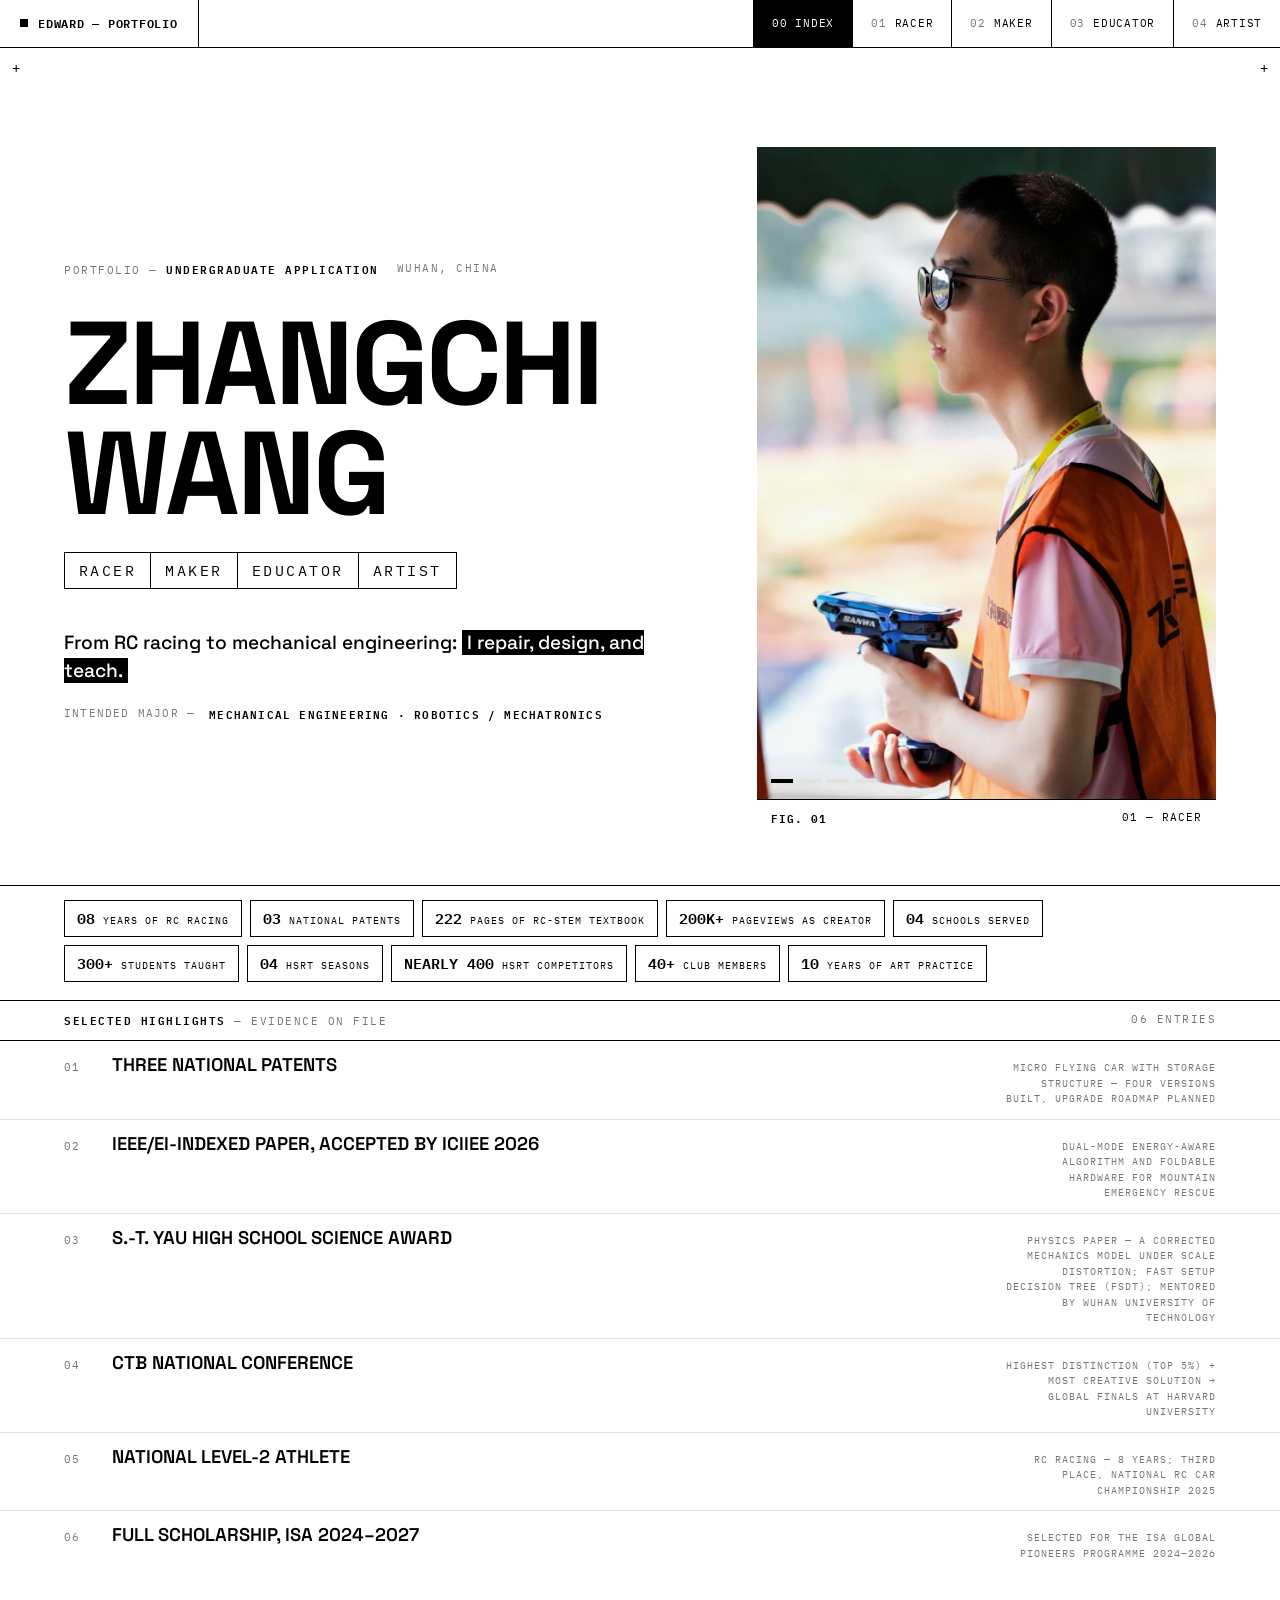
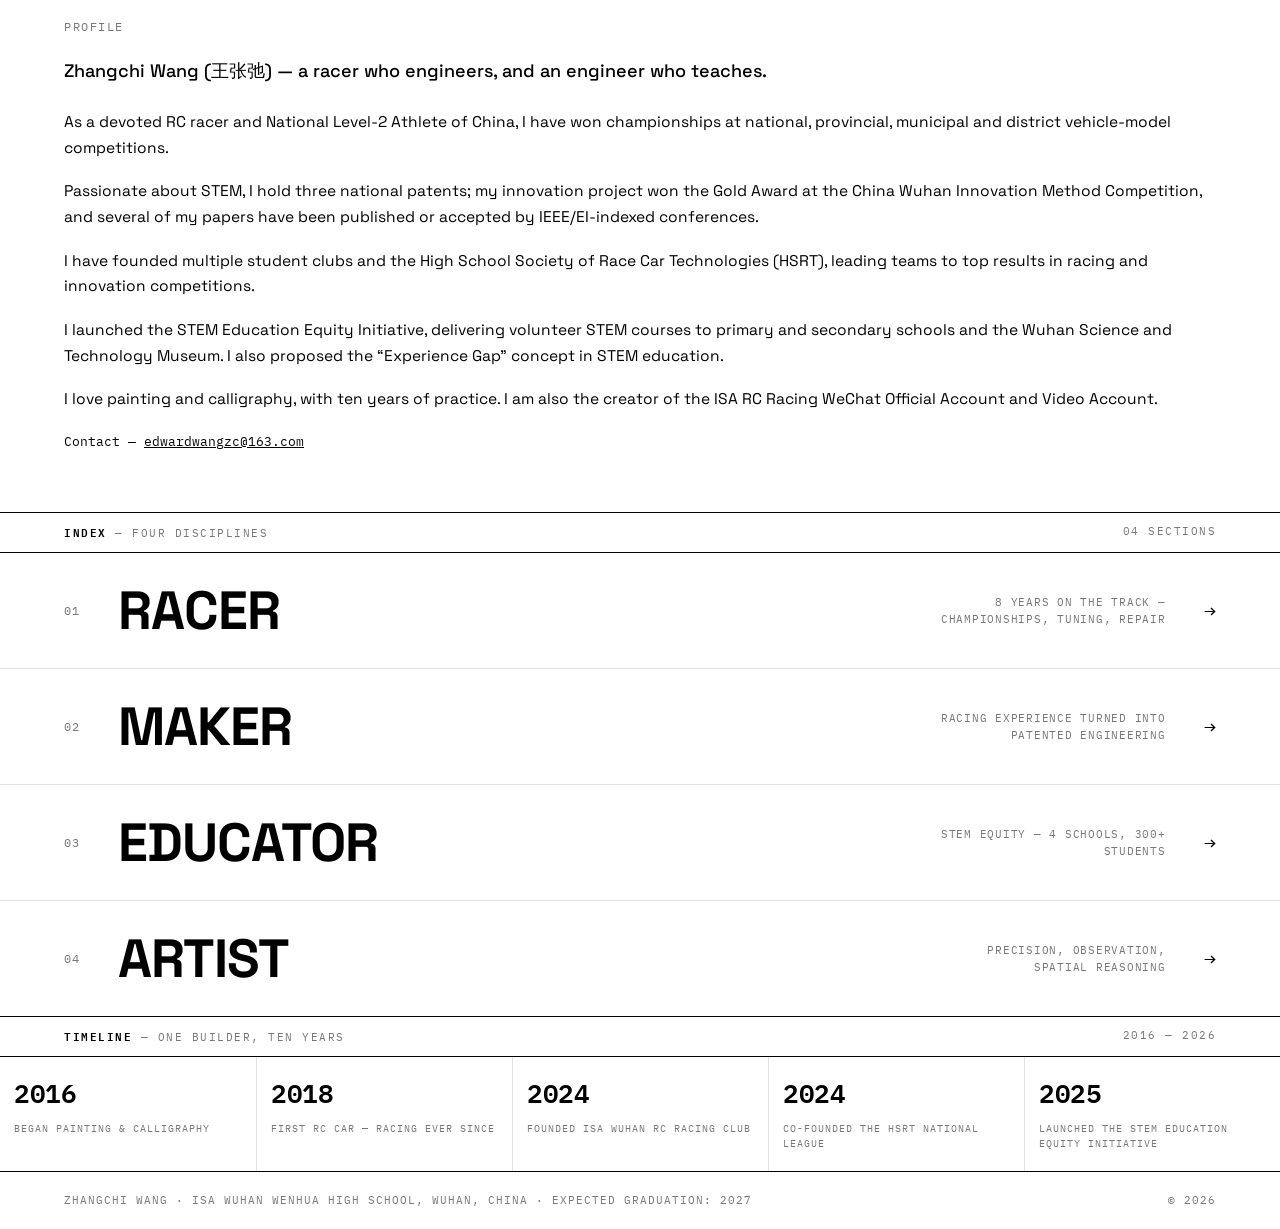
<file: index.html>
<!DOCTYPE html>
<html lang="en">
<head>
<meta charset="UTF-8">
<meta name="viewport" content="width=device-width, initial-scale=1.0">
<title>Portfolio — Racer · Maker · Educator · Artist — Zhangchi Wang</title>
<meta name="description" content="Portfolio of Zhangchi Wang (Edward Wang): national RC racing athlete, holder of three national patents, STEM educator and artist — applying to study mechanical engineering.">
<meta property="og:type" content="website">
<meta property="og:title" content="Portfolio — Racer · Maker · Educator · Artist — Zhangchi Wang">
<meta property="og:description" content="Portfolio of Zhangchi Wang (Edward Wang): national RC racing athlete, holder of three national patents, STEM educator and artist — applying to study mechanical engineering.">
<meta property="og:image" content="https://zhangchiwangwang.github.io/assets/racer/image8.jpg">
<meta property="og:url" content="https://zhangchiwangwang.github.io/">
<meta name="twitter:card" content="summary_large_image">
<meta name="twitter:title" content="Portfolio — Racer · Maker · Educator · Artist — Zhangchi Wang">
<meta name="twitter:description" content="Portfolio of Zhangchi Wang (Edward Wang): national RC racing athlete, holder of three national patents, STEM educator and artist — applying to study mechanical engineering.">
<meta name="twitter:image" content="https://zhangchiwangwang.github.io/assets/racer/image8.jpg">
<link rel="preconnect" href="https://fonts.googleapis.com">
<link rel="preconnect" href="https://fonts.gstatic.com" crossorigin>
<link href="https://fonts.googleapis.com/css2?family=IBM+Plex+Mono:wght@400;500;600&family=Space+Grotesk:wght@400;500;700&display=swap" rel="stylesheet">
<link rel="stylesheet" href="assets/style.css">
<link rel="icon" href="data:image/svg+xml,<svg xmlns='http://www.w3.org/2000/svg' viewBox='0 0 16 16'><rect width='16' height='16' fill='black'/></svg>">
</head>
<body>
<div class="shell"><header class="site-head">
  <a class="brand" href="index.html"><span class="dot"></span>Edward — Portfolio</a>
  <nav class="site-nav"><a href="index.html" class="active"><span class="n">00</span>Index</a><a href="racer.html" class=""><span class="n">01</span>Racer</a><a href="maker.html" class=""><span class="n">02</span>Maker</a><a href="educator.html" class=""><span class="n">03</span>Educator</a><a href="artist.html" class=""><span class="n">04</span>Artist</a></nav>
</header>
<section class="hero">
  <div class="hero-left">
    <div class="kicker"><span>Portfolio — <b>Undergraduate Application</b></span><span>Wuhan, China</span></div>
    <h1>Zhangchi<br>Wang</h1>
    <div class="roles"><span>Racer</span><span>Maker</span><span>Educator</span><span>Artist</span></div>
    <p class="tagline">From RC racing to mechanical engineering: <em>I repair, design, and teach.</em></p>
    <div class="major-line"><span class="m-lab">Intended Major —</span><span class="m-val">Mechanical Engineering · Robotics / Mechatronics</span></div>
  </div>
  <div class="hero-media">
    <div class="car">
      <a class="car-slide on" href="racer.html"><img src="assets/about/image88.jpg" alt="Racer — on the track" loading="lazy"><span class="car-cap"><b>FIG. 01</b><span>01 — Racer</span></span></a>
      <a class="car-slide" href="maker.html"><img src="assets/about/image89.jpg" alt="Maker — engineering work" loading="lazy"><span class="car-cap"><b>FIG. 02</b><span>02 — Maker</span></span></a>
      <a class="car-slide" href="educator.html"><img src="assets/about/image90.jpg" alt="Educator — STEM class" loading="lazy"><span class="car-cap"><b>FIG. 03</b><span>03 — Educator</span></span></a>
      <a class="car-slide" href="artist.html"><img src="assets/about/image91.jpg" alt="Artist — artwork" loading="lazy"><span class="car-cap"><b>FIG. 04</b><span>04 — Artist</span></span></a>
      <div class="car-ctl">
        <button class="car-btn car-prev" aria-label="Previous slide">←</button>
        <button class="car-btn car-next" aria-label="Next slide">→</button>
      </div>
      <div class="car-dots"></div>
    </div>
  </div>
</section>

<section class="stats">
  <div class="chips"><span class="chip"><b>08</b>Years of RC racing</span><span class="chip"><b>03</b>National patents</span><span class="chip"><b>222</b>Pages of RC-STEM textbook</span><span class="chip"><b>200K+</b>Pageviews as creator</span><span class="chip"><b>04</b>Schools served</span><span class="chip"><b>300+</b>Students taught</span><span class="chip"><b>04</b>HSRT seasons</span><span class="chip"><b>nearly 400</b>HSRT competitors</span><span class="chip"><b>40+</b>Club members</span><span class="chip"><b>10</b>Years of art practice</span></div>
</section>

<section class="highlights">
  <div class="sec-label"><span><b>Selected Highlights</b> — evidence on file</span><span>06 entries</span></div>
 <div class="hl-row reveal"><span class="no">01</span><span class="what">THREE NATIONAL PATENTS</span><span class="where">Micro Flying Car with Storage Structure — four versions built, upgrade roadmap planned</span></div><div class="hl-row reveal"><span class="no">02</span><span class="what">IEEE/EI-INDEXED PAPER, ACCEPTED BY ICIIEE 2026</span><span class="where">Dual-mode energy-aware algorithm and foldable hardware for mountain emergency rescue</span></div><div class="hl-row reveal"><span class="no">03</span><span class="what">S.-T. YAU HIGH SCHOOL SCIENCE AWARD</span><span class="where">Physics paper — a corrected mechanics model under scale distortion; Fast Setup Decision Tree (FSDT); mentored by Wuhan University of Technology</span></div><div class="hl-row reveal"><span class="no">04</span><span class="what">CTB NATIONAL CONFERENCE</span><span class="where">Highest Distinction (Top 5%) + Most Creative Solution → Global Finals at Harvard University</span></div><div class="hl-row reveal"><span class="no">05</span><span class="what">NATIONAL LEVEL-2 ATHLETE</span><span class="where">RC racing — 8 years; Third Place, National RC Car Championship 2025</span></div><div class="hl-row reveal"><span class="no">06</span><span class="what">FULL SCHOLARSHIP, ISA 2024–2027</span><span class="where">Selected for the ISA Global Pioneers Programme 2024–2026</span></div>
</section>

<section class="bio">
  <div class="bio-text compact bio-full">
    <span class="no" style="font-family:var(--mono);font-size:12px;letter-spacing:1.5px;color:var(--gray-3);text-transform:uppercase;display:block;margin-bottom:2.2vh">Profile</span>
    <p class="lead">Zhangchi Wang (王张弛) — a racer who engineers, and an engineer who teaches.</p>
    <p>As a devoted RC racer and National Level-2 Athlete of China, I have won championships at national, provincial, municipal and district vehicle-model competitions.</p>
    <p>Passionate about STEM, I hold three national patents; my innovation project won the Gold Award at the China Wuhan Innovation Method Competition, and several of my papers have been published or accepted by IEEE/EI-indexed conferences.</p>
    <p>I have founded multiple student clubs and the High School Society of Race Car Technologies (HSRT), leading teams to top results in racing and innovation competitions.</p>
    <p>I launched the STEM Education Equity Initiative, delivering volunteer STEM courses to primary and secondary schools and the Wuhan Science and Technology Museum. I also proposed the “Experience Gap” concept in STEM education.</p>
    <p>I love painting and calligraphy, with ten years of practice. I am also the creator of the ISA RC Racing WeChat Official Account and Video Account.</p>
    <p style="font-family:var(--mono);font-size:13px">Contact — <a href="mailto:edwardwangzc@163.com" style="text-decoration:underline">edwardwangzc@163.com</a></p>
  </div>
</section>

<section class="page-index">
  <div class="sec-label"><span><b>Index</b> — four disciplines</span><span>04 sections</span></div>
  <a class="pi-row" href="racer.html"><span class="num">01</span><span class="ttl">Racer</span><span class="dsc">8 years on the track — championships, tuning, repair</span><span class="arr">→</span></a>
  <a class="pi-row" href="maker.html"><span class="num">02</span><span class="ttl">Maker</span><span class="dsc">Racing experience turned into patented engineering</span><span class="arr">→</span></a>
  <a class="pi-row" href="educator.html"><span class="num">03</span><span class="ttl">Educator</span><span class="dsc">STEM equity — 4 schools, 300+ students</span><span class="arr">→</span></a>
  <a class="pi-row" href="artist.html"><span class="num">04</span><span class="ttl">Artist</span><span class="dsc">Precision, observation, spatial reasoning</span><span class="arr">→</span></a>
</section>

<section class="tl">
  <div class="sec-label"><span><b>Timeline</b> — one builder, ten years</span><span>2016 — 2026</span></div>
  <div class="tl-track"><div class="tl-cell"><div class="yr">2016</div><div class="ev">Began painting &amp; calligraphy</div></div><div class="tl-cell"><div class="yr">2018</div><div class="ev">First RC car — racing ever since</div></div><div class="tl-cell"><div class="yr">2024</div><div class="ev">Founded ISA Wuhan RC Racing Club</div></div><div class="tl-cell"><div class="yr">2024</div><div class="ev">Co-founded the HSRT national league</div></div><div class="tl-cell"><div class="yr">2025</div><div class="ev">Launched the STEM Education Equity Initiative</div></div></div>
</section>
<footer class="site-foot">
  <span>Zhangchi Wang · ISA Wuhan Wenhua High School, Wuhan, China · Expected Graduation: 2027</span>



  <span>© 2026</span>
</footer>
</div>
<script src="assets/main.js"></script>
</body>
</html>
</file>
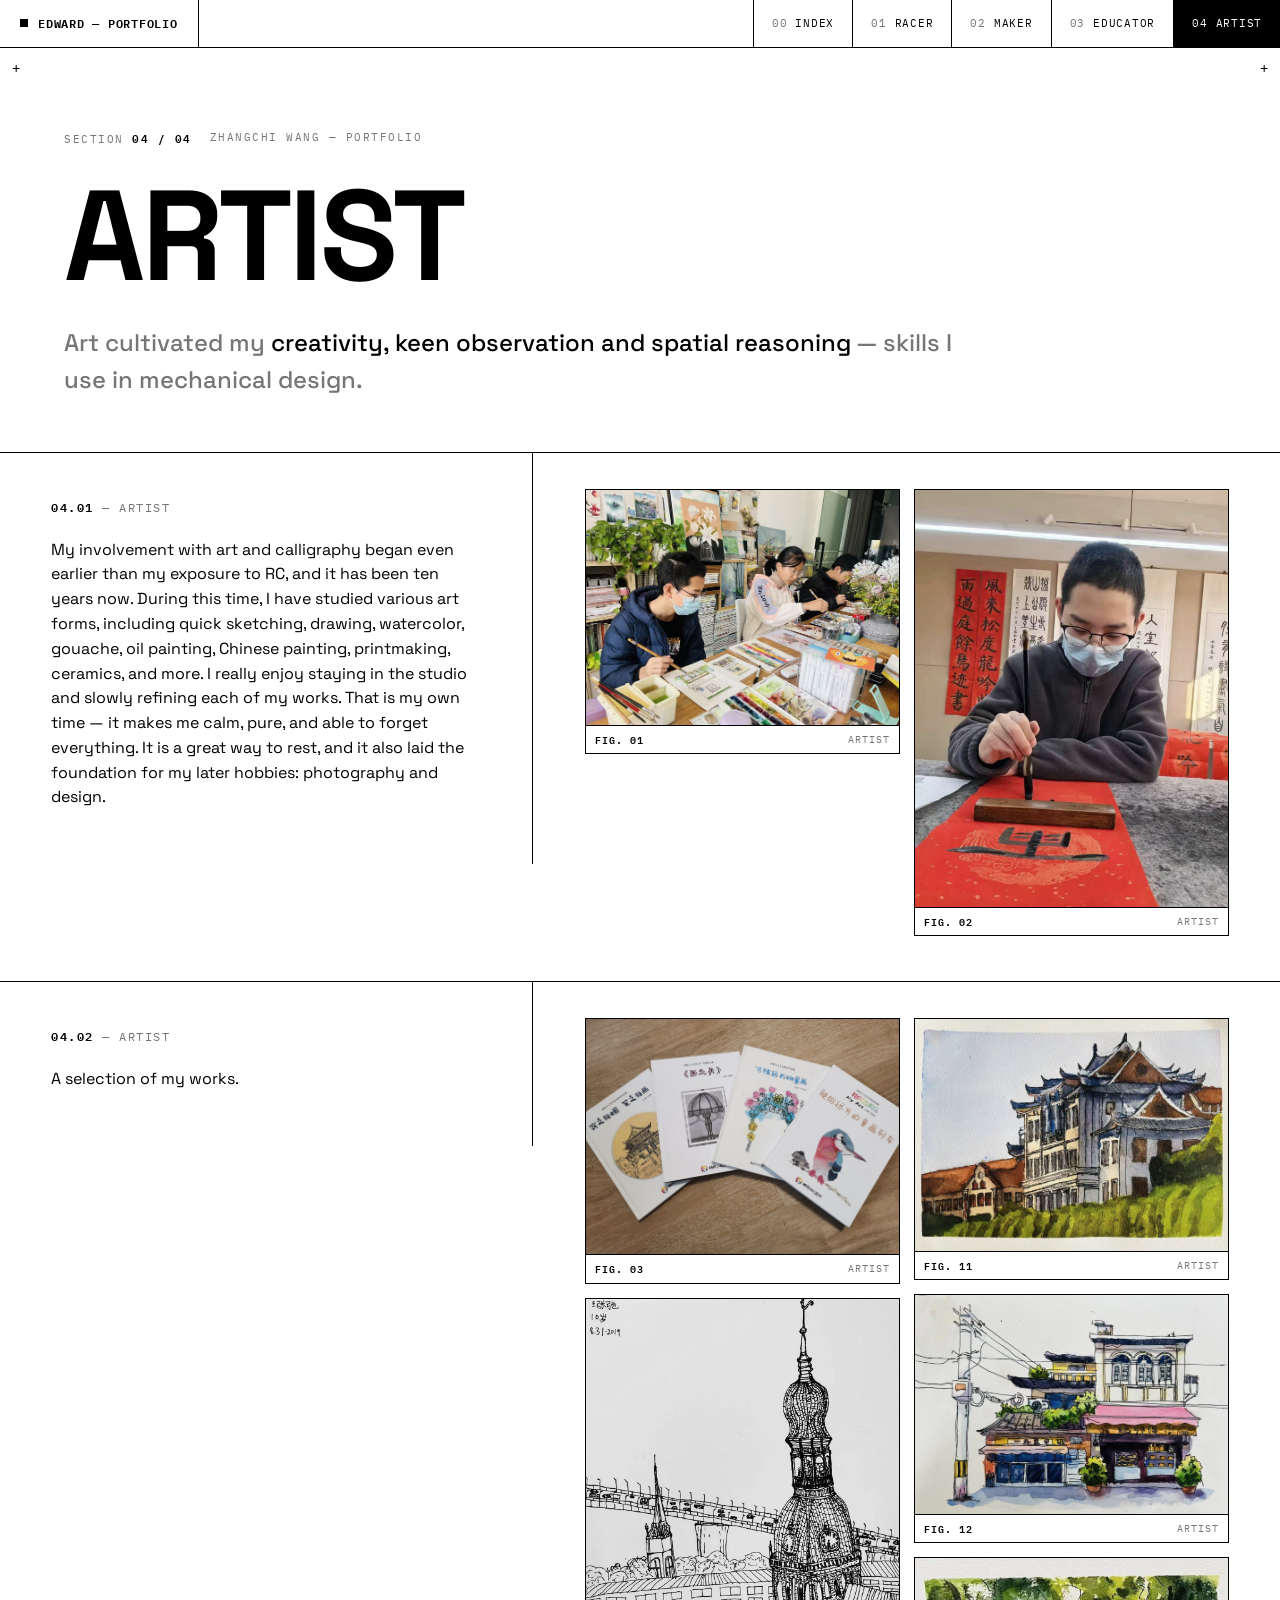
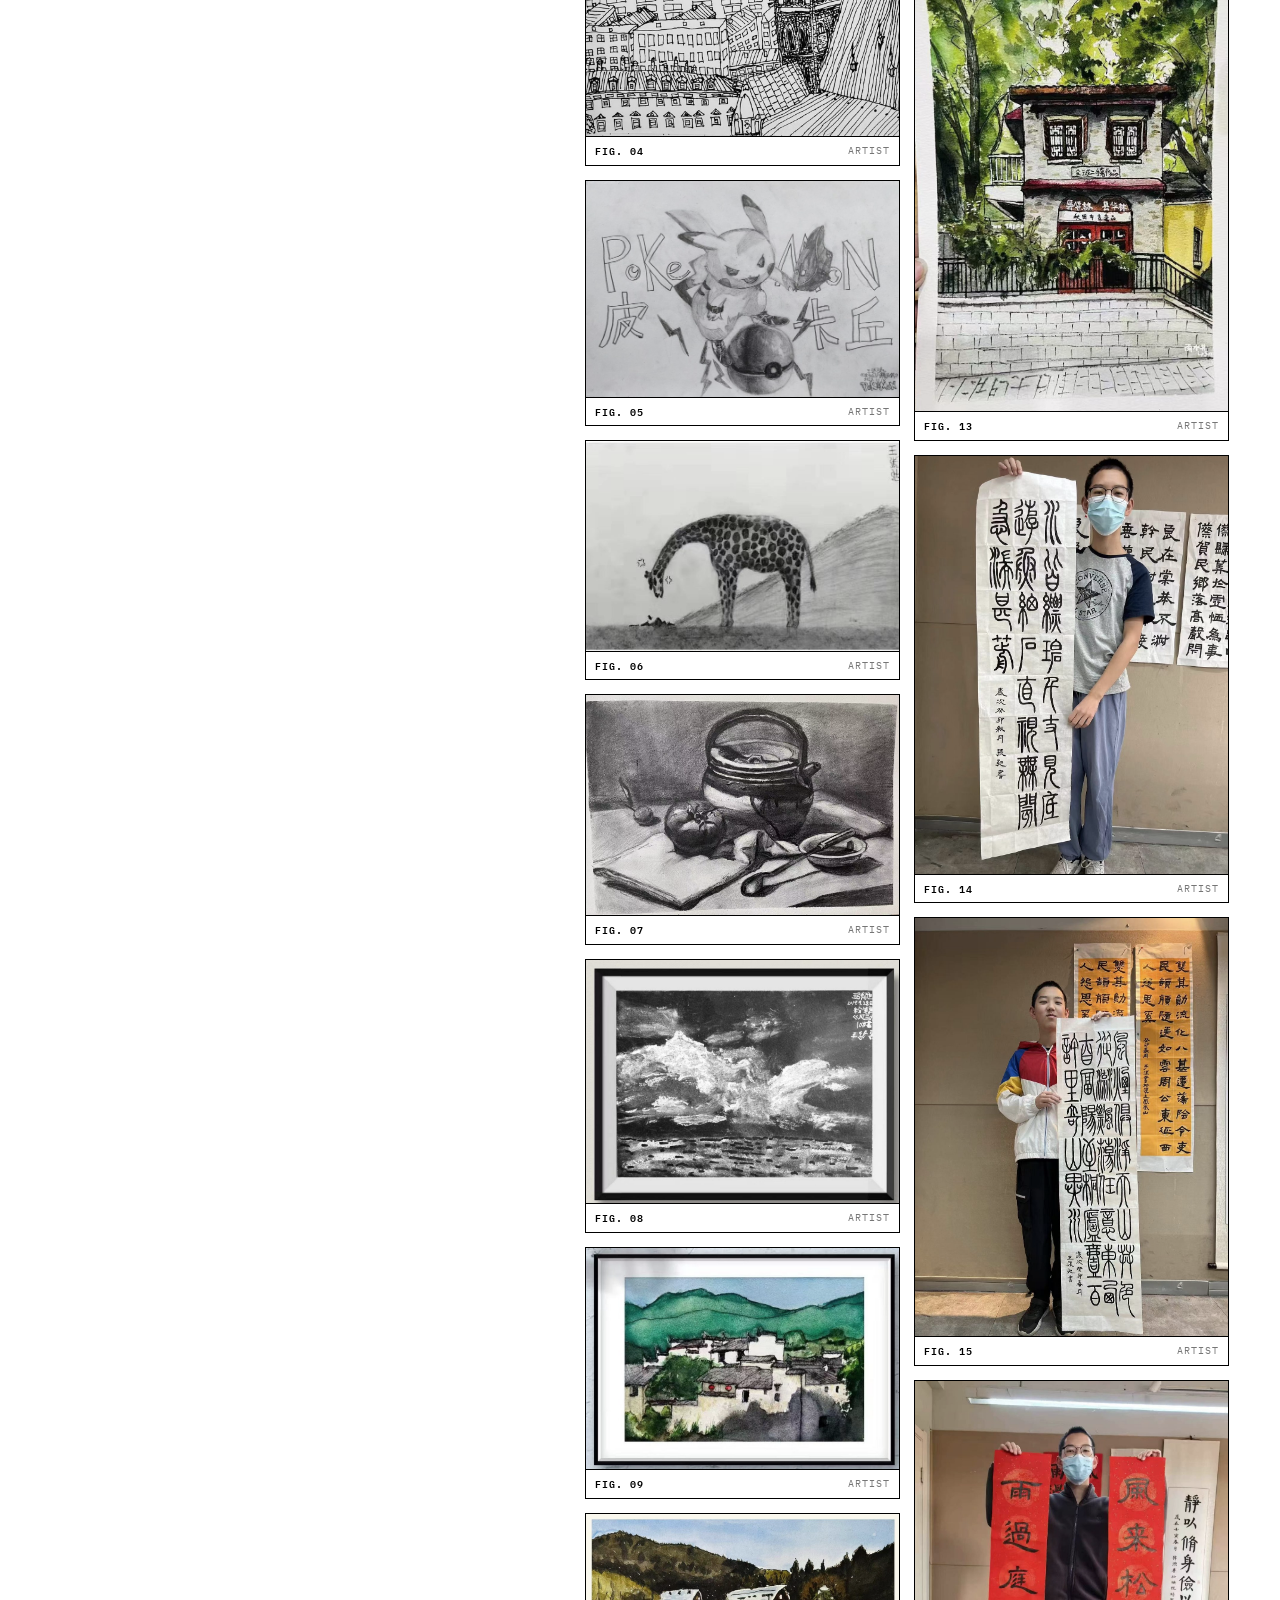
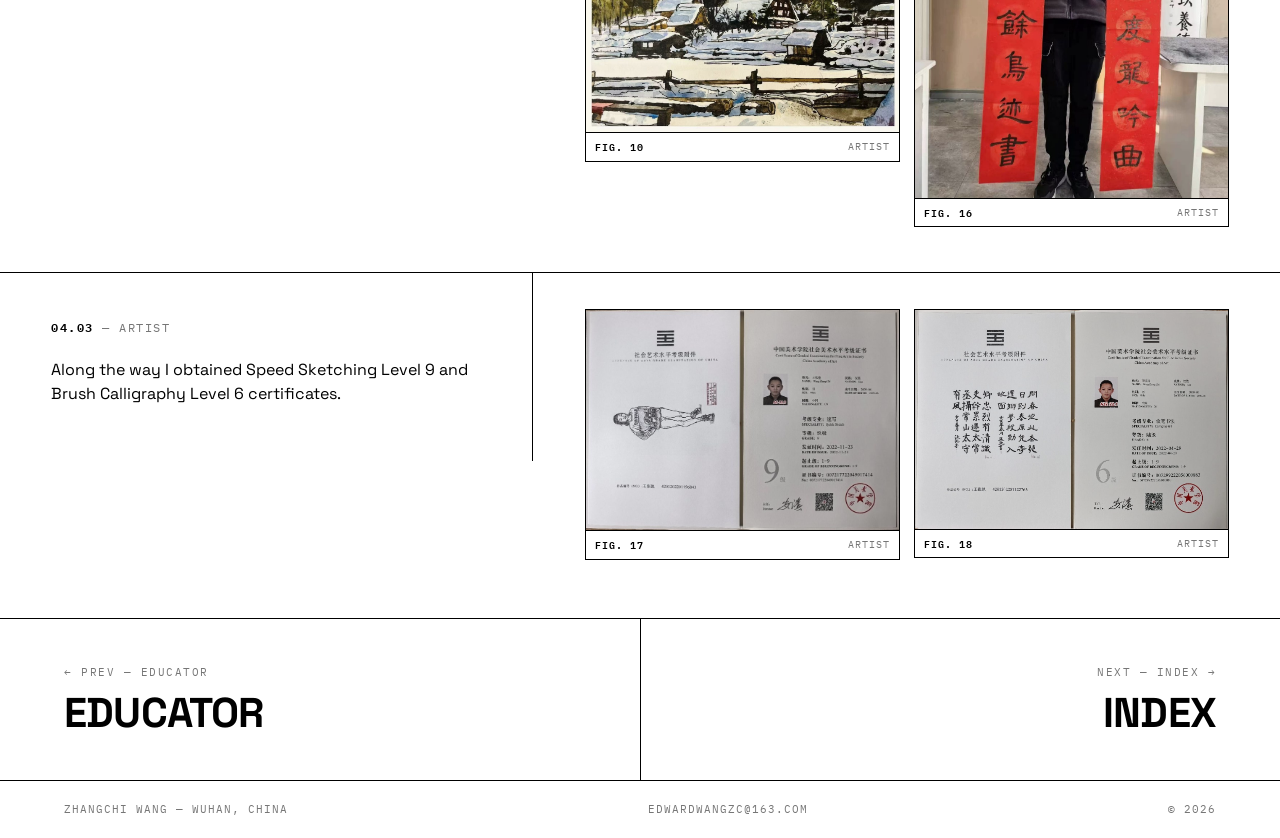
<file: artist.html>
<!DOCTYPE html>
<html lang="en">
<head>
<meta charset="UTF-8">
<meta name="viewport" content="width=device-width, initial-scale=1.0">
<title>Artist — Portfolio — Zhangchi Wang</title>
<meta name="description" content="Artist — portfolio of Zhangchi Wang (Edward Wang), RC racer, maker, STEM educator and artist applying to study mechanical engineering.">
<meta property="og:type" content="website">
<meta property="og:title" content="Artist — Portfolio — Zhangchi Wang">
<meta property="og:description" content="Artist — portfolio of Zhangchi Wang (Edward Wang), RC racer, maker, STEM educator and artist applying to study mechanical engineering.">
<meta property="og:image" content="https://zhangchiwangwang.github.io/assets/about/image1.jpg">
<meta property="og:url" content="https://zhangchiwangwang.github.io/">
<meta name="twitter:card" content="summary_large_image">
<meta name="twitter:title" content="Artist — Portfolio — Zhangchi Wang">
<meta name="twitter:description" content="Artist — portfolio of Zhangchi Wang (Edward Wang), RC racer, maker, STEM educator and artist applying to study mechanical engineering.">
<meta name="twitter:image" content="https://zhangchiwangwang.github.io/assets/about/image1.jpg">
<link rel="preconnect" href="https://fonts.googleapis.com">
<link rel="preconnect" href="https://fonts.gstatic.com" crossorigin>
<link href="https://fonts.googleapis.com/css2?family=IBM+Plex+Mono:wght@400;500;600&family=Space+Grotesk:wght@400;500;700&display=swap" rel="stylesheet">
<link rel="stylesheet" href="assets/style.css">
<link rel="icon" href="data:image/svg+xml,<svg xmlns='http://www.w3.org/2000/svg' viewBox='0 0 16 16'><rect width='16' height='16' fill='black'/></svg>">
</head>
<body>
<div class="shell">
<header class="site-head">
  <a class="brand" href="index.html"><span class="dot"></span>Edward — Portfolio</a>
  <nav class="site-nav"><a href="index.html" class=""><span class="n">00</span>Index</a><a href="racer.html" class=""><span class="n">01</span>Racer</a><a href="maker.html" class=""><span class="n">02</span>Maker</a><a href="educator.html" class=""><span class="n">03</span>Educator</a><a href="artist.html" class="active"><span class="n">04</span>Artist</a></nav>
</header>
<section class="page-head">
  <div class="kicker"><span>Section <b>04 / 04</b></span><span>Zhangchi Wang — Portfolio</span></div>
  <h1>Artist</h1>
  <p class="quote">Art cultivated my <b>creativity, keen observation and spatial reasoning</b> — skills I use in mechanical design.</p>
</section>
<section class="entry reveal">
  <div class="entry-text">
    <span class="no"><b>04.01</b> — Artist</span>
    <p>My involvement with art and calligraphy began even earlier than my exposure to RC, and it has been ten years now. 
During this time, I have studied various art forms, including quick sketching, drawing, watercolor, gouache, oil painting, Chinese painting, printmaking, ceramics, and more. I really enjoy staying in the studio and slowly refining each of my works. That is my own time — it makes me calm, pure, and able to forget everything. 
It is a great way to rest, and it also laid the foundation for my later hobbies: photography and design.</p>
  </div>
  <div class="entry-imgs"><figure class="fig">
  <img src="assets/artist/image1.jpg" alt="Artist — figure 01" loading="lazy">
  <figcaption><b>FIG. 01</b><span>Artist</span></figcaption>
</figure>
<figure class="fig">
  <img src="assets/artist/image2.jpg" alt="Artist — figure 02" loading="lazy">
  <figcaption><b>FIG. 02</b><span>Artist</span></figcaption>
</figure></div>
</section>
<section class="entry reveal">
  <div class="entry-text">
    <span class="no"><b>04.02</b> — Artist</span>
    <p>A selection of my works.</p>
  </div>
  <div class="entry-imgs"><figure class="fig">
  <img src="assets/artist/image3.jpg" alt="Artist — figure 03" loading="lazy">
  <figcaption><b>FIG. 03</b><span>Artist</span></figcaption>
</figure>
<figure class="fig">
  <img src="assets/artist/image4.jpg" alt="Artist — figure 04" loading="lazy">
  <figcaption><b>FIG. 04</b><span>Artist</span></figcaption>
</figure>
<figure class="fig">
  <img src="assets/artist/image5.jpg" alt="Artist — figure 05" loading="lazy">
  <figcaption><b>FIG. 05</b><span>Artist</span></figcaption>
</figure>
<figure class="fig">
  <img src="assets/artist/image6.jpg" alt="Artist — figure 06" loading="lazy">
  <figcaption><b>FIG. 06</b><span>Artist</span></figcaption>
</figure>
<figure class="fig">
  <img src="assets/artist/image7.jpg" alt="Artist — figure 07" loading="lazy">
  <figcaption><b>FIG. 07</b><span>Artist</span></figcaption>
</figure>
<figure class="fig">
  <img src="assets/artist/image8.jpg" alt="Artist — figure 08" loading="lazy">
  <figcaption><b>FIG. 08</b><span>Artist</span></figcaption>
</figure>
<figure class="fig">
  <img src="assets/artist/image9.jpg" alt="Artist — figure 09" loading="lazy">
  <figcaption><b>FIG. 09</b><span>Artist</span></figcaption>
</figure>
<figure class="fig">
  <img src="assets/artist/image10.jpg" alt="Artist — figure 10" loading="lazy">
  <figcaption><b>FIG. 10</b><span>Artist</span></figcaption>
</figure>
<figure class="fig">
  <img src="assets/artist/image11.jpg" alt="Artist — figure 11" loading="lazy">
  <figcaption><b>FIG. 11</b><span>Artist</span></figcaption>
</figure>
<figure class="fig">
  <img src="assets/artist/image12.jpg" alt="Artist — figure 12" loading="lazy">
  <figcaption><b>FIG. 12</b><span>Artist</span></figcaption>
</figure>
<figure class="fig">
  <img src="assets/artist/image13.jpg" alt="Artist — figure 13" loading="lazy">
  <figcaption><b>FIG. 13</b><span>Artist</span></figcaption>
</figure>
<figure class="fig">
  <img src="assets/artist/image14.jpg" alt="Artist — figure 14" loading="lazy">
  <figcaption><b>FIG. 14</b><span>Artist</span></figcaption>
</figure>
<figure class="fig">
  <img src="assets/artist/image15.jpg" alt="Artist — figure 15" loading="lazy">
  <figcaption><b>FIG. 15</b><span>Artist</span></figcaption>
</figure>
<figure class="fig">
  <img src="assets/artist/image16.jpg" alt="Artist — figure 16" loading="lazy">
  <figcaption><b>FIG. 16</b><span>Artist</span></figcaption>
</figure></div>
</section>
<section class="entry reveal">
  <div class="entry-text">
    <span class="no"><b>04.03</b> — Artist</span>
    <p>Along the way I obtained Speed Sketching Level 9 and Brush Calligraphy Level 6 certificates.</p>
  </div>
  <div class="entry-imgs"><figure class="fig">
  <img src="assets/artist/image17.jpg" alt="Artist — figure 17" loading="lazy">
  <figcaption><b>FIG. 17</b><span>Artist</span></figcaption>
</figure>
<figure class="fig">
  <img src="assets/artist/image18.jpg" alt="Artist — figure 18" loading="lazy">
  <figcaption><b>FIG. 18</b><span>Artist</span></figcaption>
</figure></div>
</section>

<nav class="pn">
  <a href="educator.html"><span class="dir">← Prev — Educator</span><span class="t">Educator</span></a>
  <a class="next" href="index.html"><span class="dir">Next — Index →</span><span class="t">Index</span></a>
</nav>
<footer class="site-foot">
  <span>Zhangchi Wang — Wuhan, China</span>
  
  <a href="mailto:edwardwangzc@163.com">edwardwangzc@163.com</a>
  <span>© 2026</span>
</footer>
</div>
<script src="assets/main.js"></script>
</body>
</html>
</file>
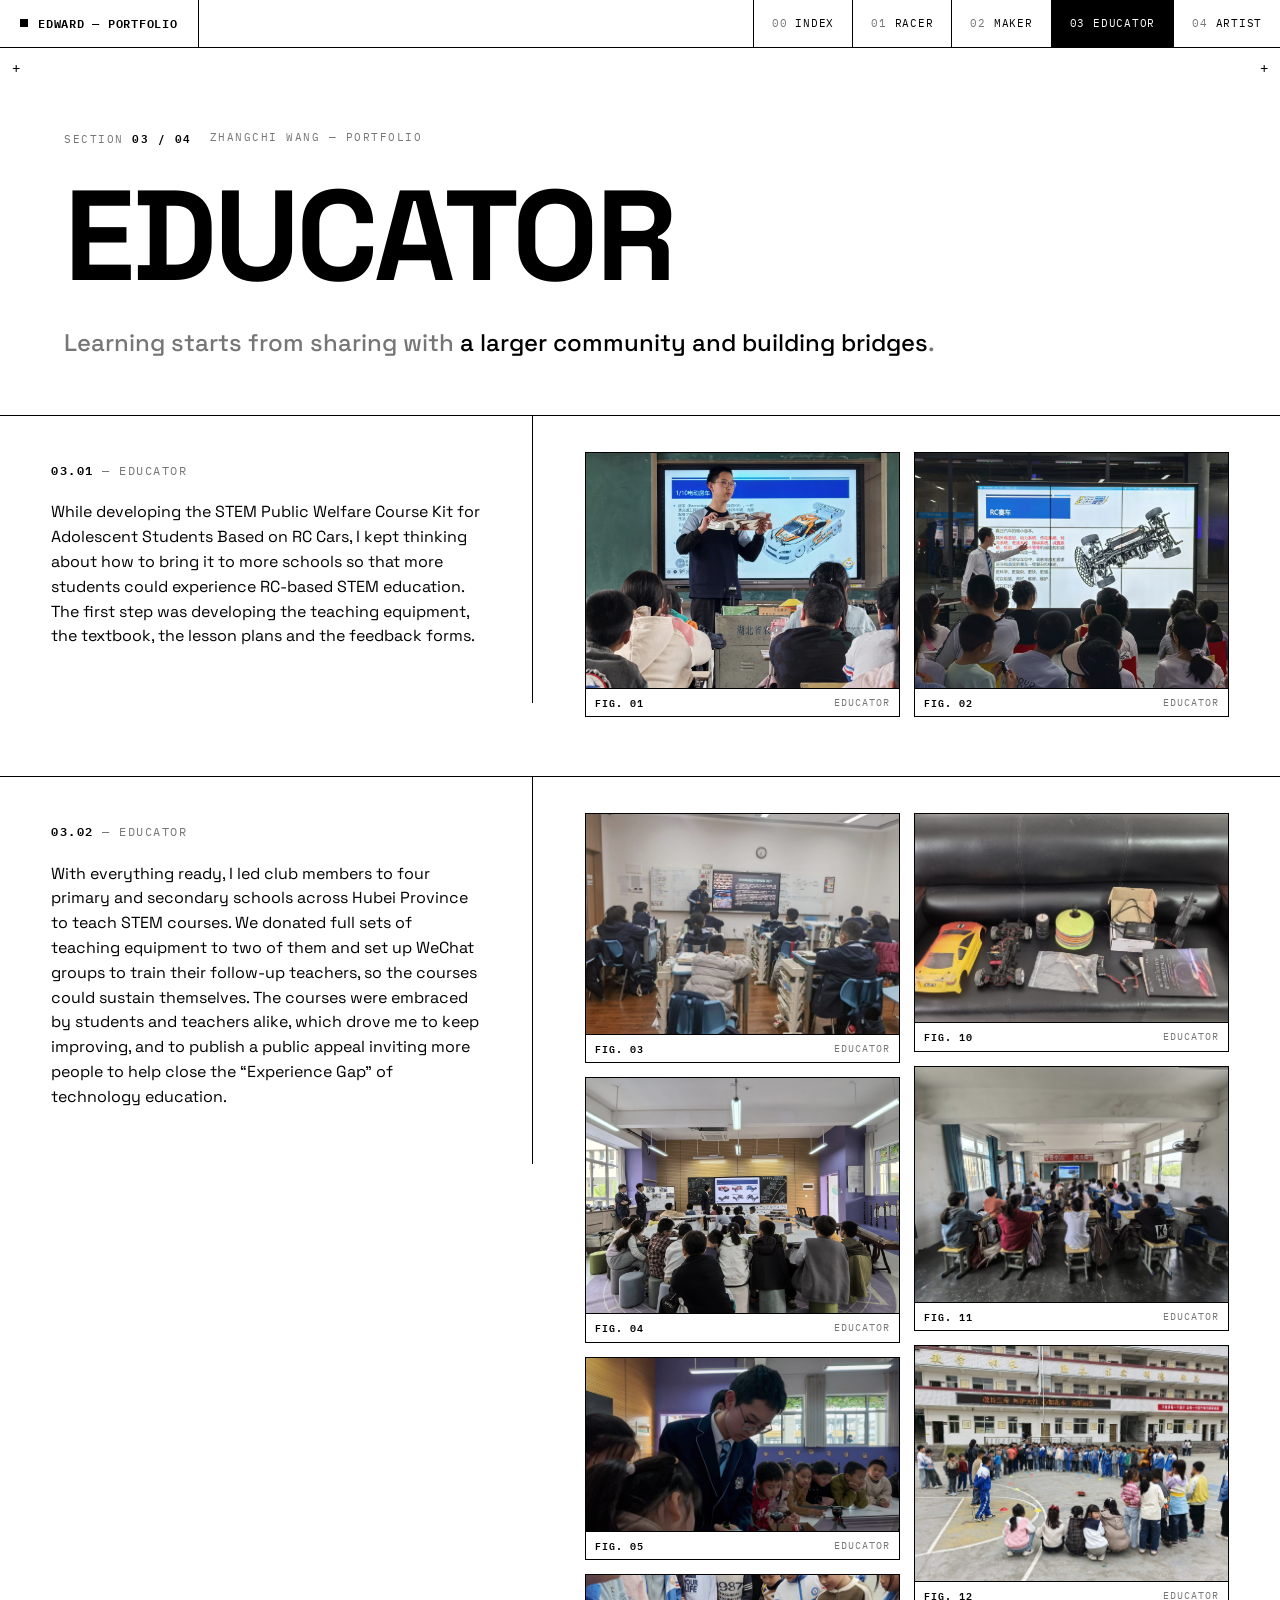
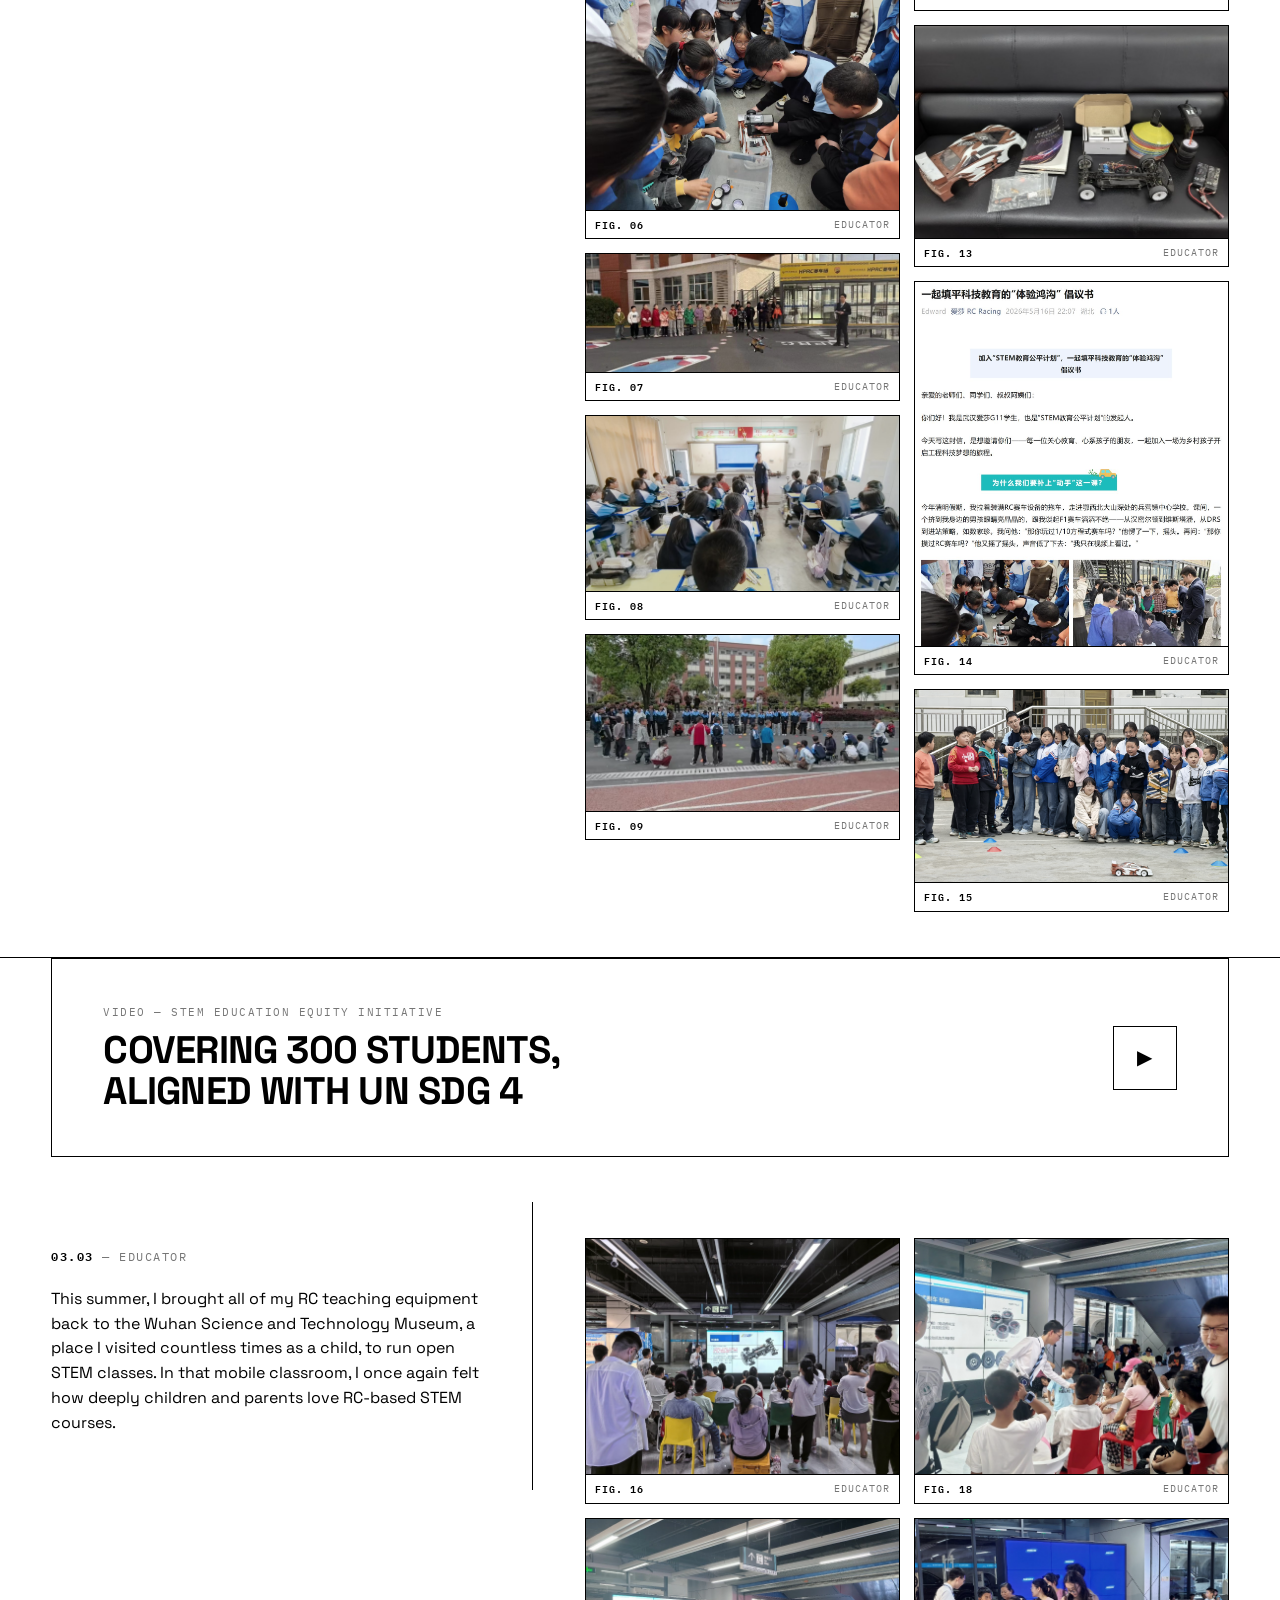
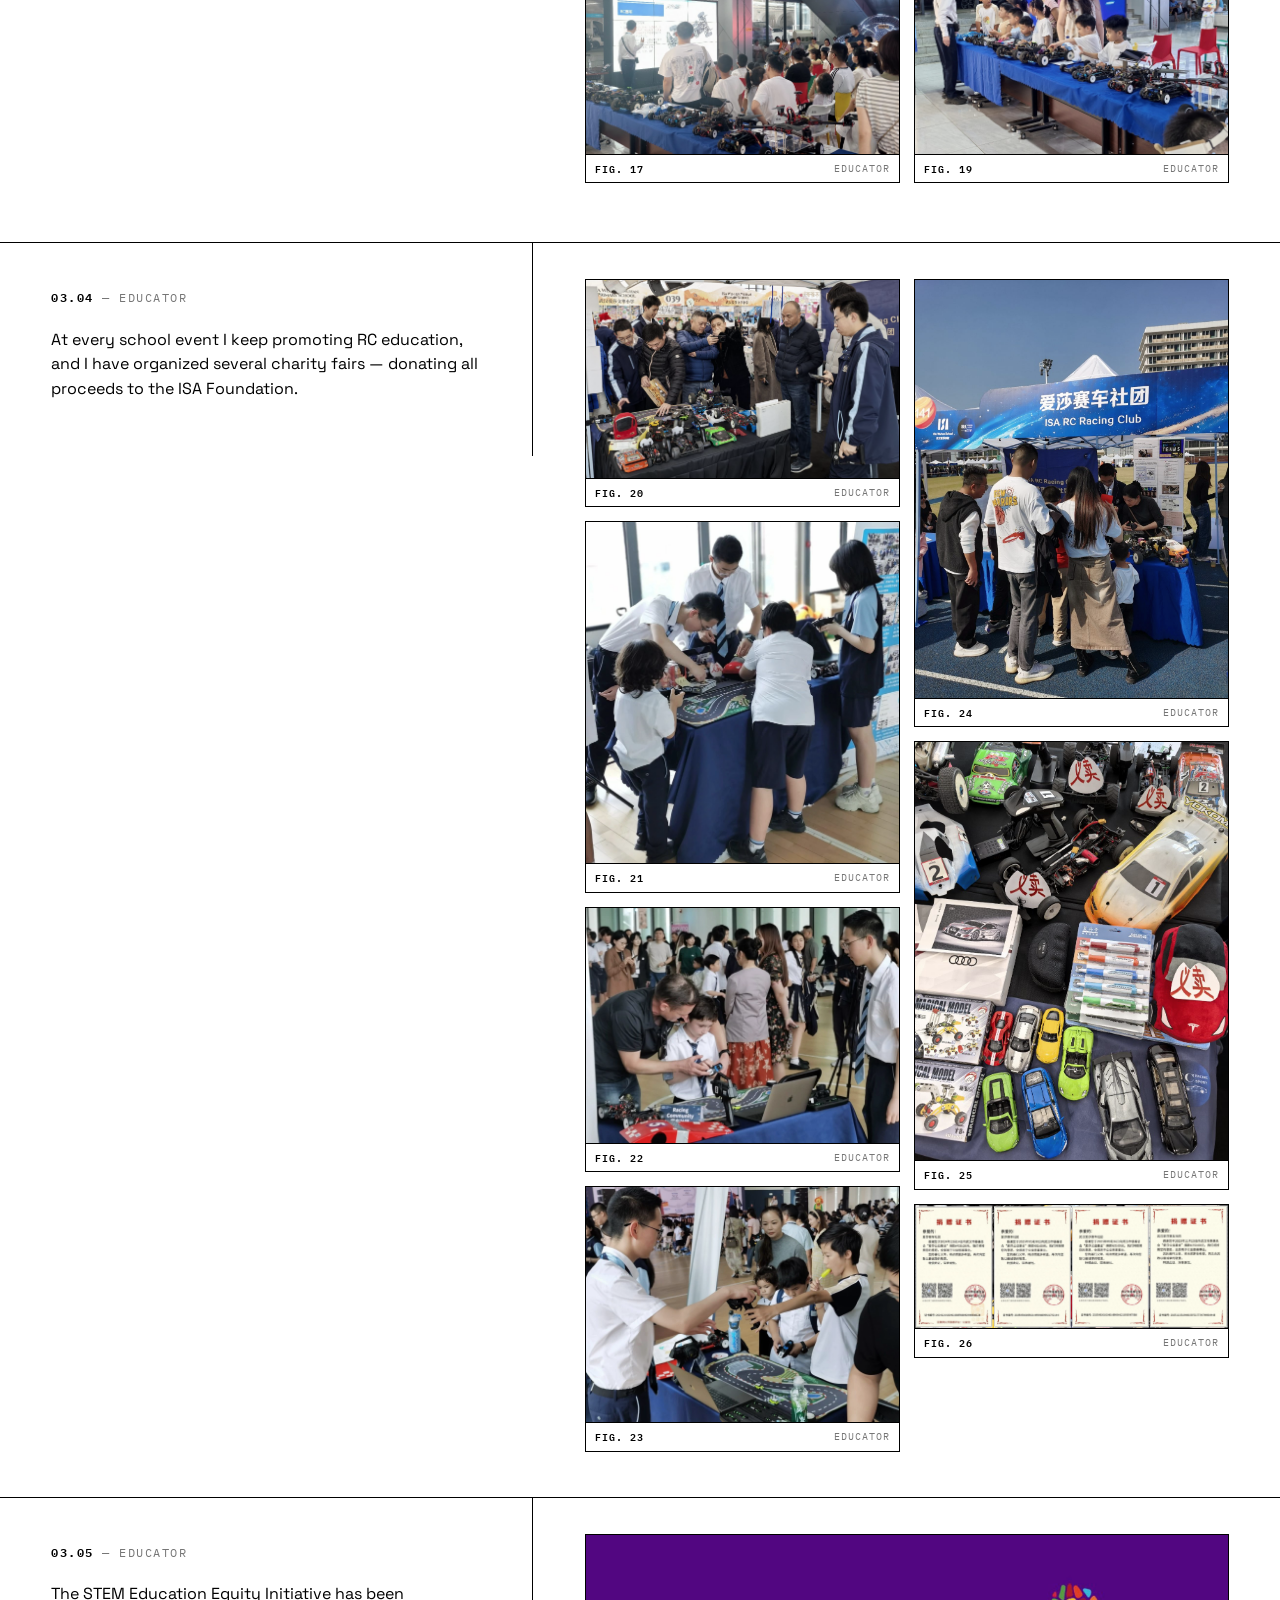
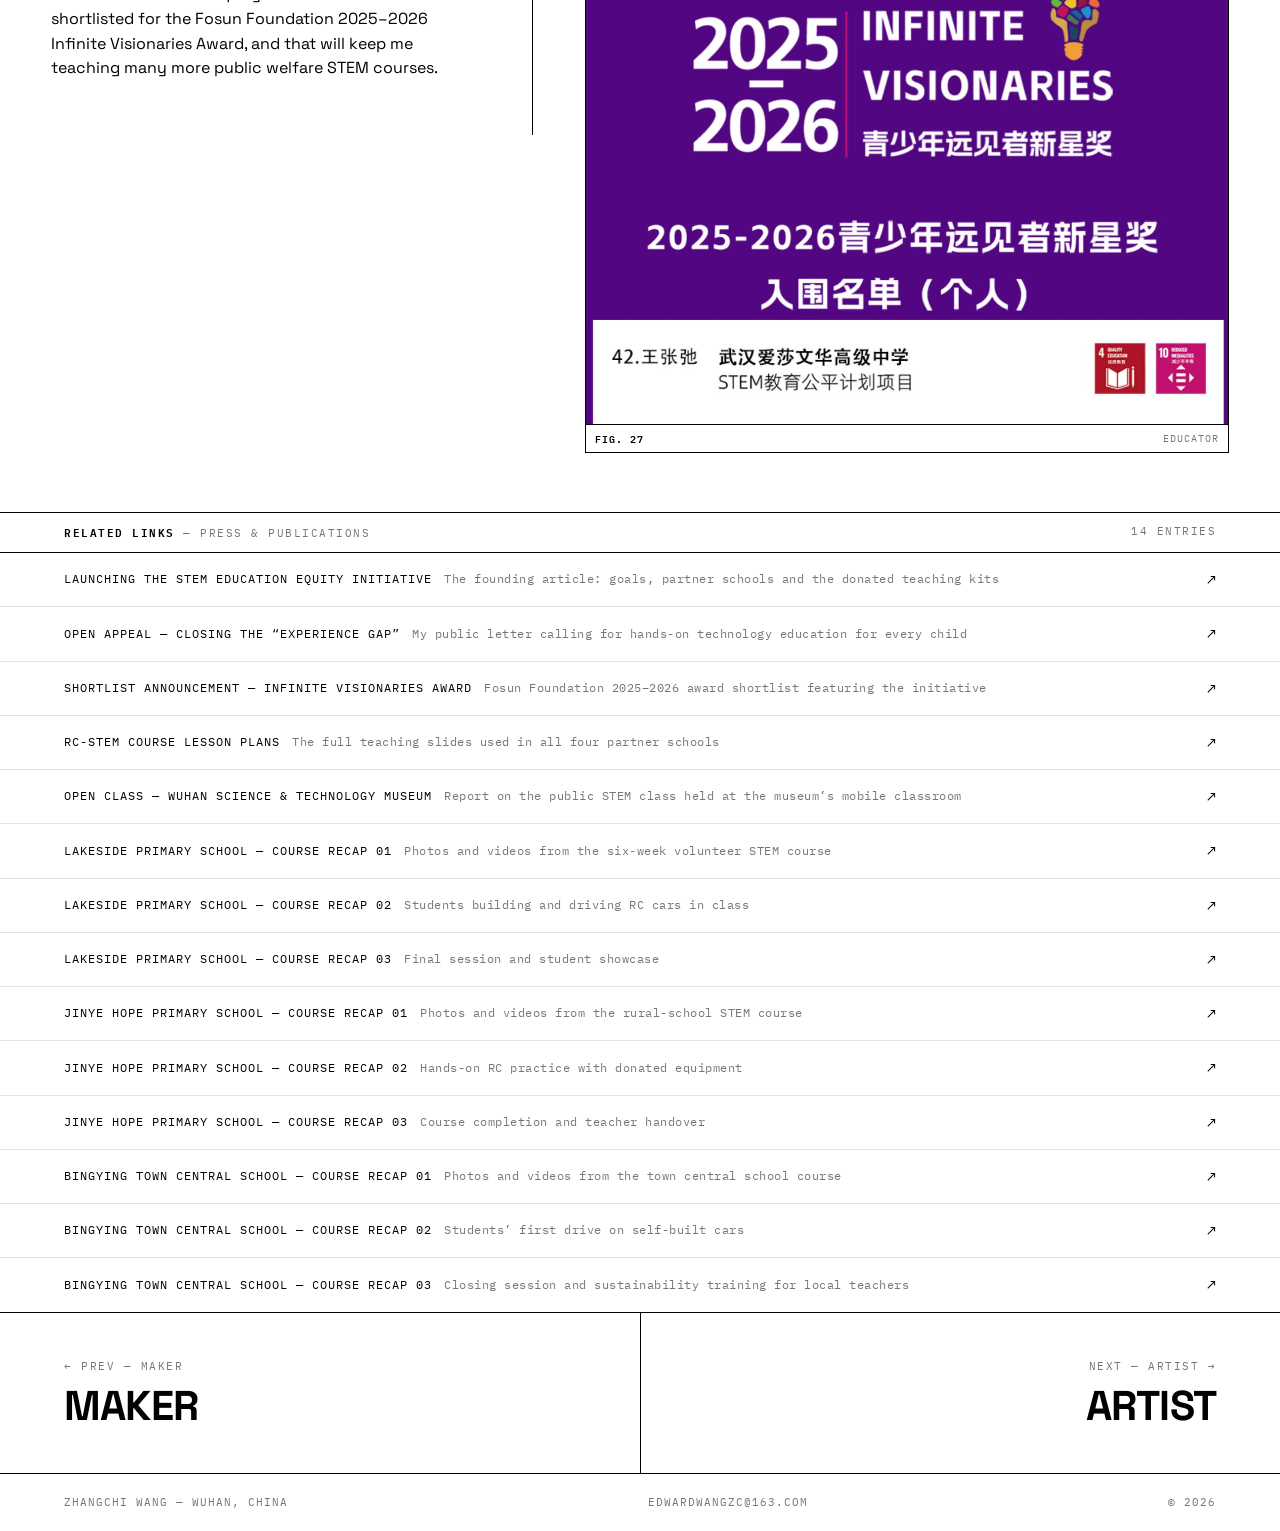
<file: educator.html>
<!DOCTYPE html>
<html lang="en">
<head>
<meta charset="UTF-8">
<meta name="viewport" content="width=device-width, initial-scale=1.0">
<title>Educator — Portfolio — Zhangchi Wang</title>
<meta name="description" content="Educator — portfolio of Zhangchi Wang (Edward Wang), RC racer, maker, STEM educator and artist applying to study mechanical engineering.">
<meta property="og:type" content="website">
<meta property="og:title" content="Educator — Portfolio — Zhangchi Wang">
<meta property="og:description" content="Educator — portfolio of Zhangchi Wang (Edward Wang), RC racer, maker, STEM educator and artist applying to study mechanical engineering.">
<meta property="og:image" content="https://zhangchiwangwang.github.io/assets/about/image1.jpg">
<meta property="og:url" content="https://zhangchiwangwang.github.io/">
<meta name="twitter:card" content="summary_large_image">
<meta name="twitter:title" content="Educator — Portfolio — Zhangchi Wang">
<meta name="twitter:description" content="Educator — portfolio of Zhangchi Wang (Edward Wang), RC racer, maker, STEM educator and artist applying to study mechanical engineering.">
<meta name="twitter:image" content="https://zhangchiwangwang.github.io/assets/about/image1.jpg">
<link rel="preconnect" href="https://fonts.googleapis.com">
<link rel="preconnect" href="https://fonts.gstatic.com" crossorigin>
<link href="https://fonts.googleapis.com/css2?family=IBM+Plex+Mono:wght@400;500;600&family=Space+Grotesk:wght@400;500;700&display=swap" rel="stylesheet">
<link rel="stylesheet" href="assets/style.css">
<link rel="icon" href="data:image/svg+xml,<svg xmlns='http://www.w3.org/2000/svg' viewBox='0 0 16 16'><rect width='16' height='16' fill='black'/></svg>">
</head>
<body>
<div class="shell">
<header class="site-head">
  <a class="brand" href="index.html"><span class="dot"></span>Edward — Portfolio</a>
  <nav class="site-nav"><a href="index.html" class=""><span class="n">00</span>Index</a><a href="racer.html" class=""><span class="n">01</span>Racer</a><a href="maker.html" class=""><span class="n">02</span>Maker</a><a href="educator.html" class="active"><span class="n">03</span>Educator</a><a href="artist.html" class=""><span class="n">04</span>Artist</a></nav>
</header>
<section class="page-head">
  <div class="kicker"><span>Section <b>03 / 04</b></span><span>Zhangchi Wang — Portfolio</span></div>
  <h1>Educator</h1>
  <p class="quote">Learning starts from sharing with <b>a larger community and building bridges</b>.</p>
</section>
<section class="entry reveal">
  <div class="entry-text">
    <span class="no"><b>03.01</b> — Educator</span>
    <p>While developing the STEM Public Welfare Course Kit for Adolescent Students Based on RC Cars, I kept thinking about how to bring it to more schools so that more students could experience RC-based STEM education. The first step was developing the teaching equipment, the textbook, the lesson plans and the feedback forms.</p>
  </div>
  <div class="entry-imgs"><figure class="fig">
  <img src="assets/educator/image1.jpg" alt="Educator — figure 01" loading="lazy">
  <figcaption><b>FIG. 01</b><span>Educator</span></figcaption>
</figure>
<figure class="fig">
  <img src="assets/educator/image2.jpg" alt="Educator — figure 02" loading="lazy">
  <figcaption><b>FIG. 02</b><span>Educator</span></figcaption>
</figure></div>
</section>
<section class="entry reveal">
  <div class="entry-text">
    <span class="no"><b>03.02</b> — Educator</span>
    <p>With everything ready, I led club members to four primary and secondary schools across Hubei Province to teach STEM courses. We donated full sets of teaching equipment to two of them and set up WeChat groups to train their follow-up teachers, so the courses could sustain themselves. The courses were embraced by students and teachers alike, which drove me to keep improving, and to publish a public appeal inviting more people to help close the “Experience Gap” of technology education.</p>
  </div>
  <div class="entry-imgs"><figure class="fig">
  <img src="assets/educator/image3.jpg" alt="Educator — figure 03" loading="lazy">
  <figcaption><b>FIG. 03</b><span>Educator</span></figcaption>
</figure>
<figure class="fig">
  <img src="assets/educator/image4.jpg" alt="Educator — figure 04" loading="lazy">
  <figcaption><b>FIG. 04</b><span>Educator</span></figcaption>
</figure>
<figure class="fig">
  <img src="assets/educator/image5.jpg" alt="Educator — figure 05" loading="lazy">
  <figcaption><b>FIG. 05</b><span>Educator</span></figcaption>
</figure>
<figure class="fig">
  <img src="assets/educator/image6.jpg" alt="Educator — figure 06" loading="lazy">
  <figcaption><b>FIG. 06</b><span>Educator</span></figcaption>
</figure>
<figure class="fig">
  <img src="assets/educator/image7.jpg" alt="Educator — figure 07" loading="lazy">
  <figcaption><b>FIG. 07</b><span>Educator</span></figcaption>
</figure>
<figure class="fig">
  <img src="assets/educator/image8.jpg" alt="Educator — figure 08" loading="lazy">
  <figcaption><b>FIG. 08</b><span>Educator</span></figcaption>
</figure>
<figure class="fig">
  <img src="assets/educator/image9.jpg" alt="Educator — figure 09" loading="lazy">
  <figcaption><b>FIG. 09</b><span>Educator</span></figcaption>
</figure>
<figure class="fig">
  <img src="assets/educator/image10.jpg" alt="Educator — figure 10" loading="lazy">
  <figcaption><b>FIG. 10</b><span>Educator</span></figcaption>
</figure>
<figure class="fig">
  <img src="assets/educator/image11.jpg" alt="Educator — figure 11" loading="lazy">
  <figcaption><b>FIG. 11</b><span>Educator</span></figcaption>
</figure>
<figure class="fig">
  <img src="assets/educator/image12.jpg" alt="Educator — figure 12" loading="lazy">
  <figcaption><b>FIG. 12</b><span>Educator</span></figcaption>
</figure>
<figure class="fig">
  <img src="assets/educator/image13.jpg" alt="Educator — figure 13" loading="lazy">
  <figcaption><b>FIG. 13</b><span>Educator</span></figcaption>
</figure>
<figure class="fig">
  <img src="assets/educator/image14.jpg" alt="Educator — figure 14" loading="lazy">
  <figcaption><b>FIG. 14</b><span>Educator</span></figcaption>
</figure>
<figure class="fig">
  <img src="assets/educator/image15.jpg" alt="Educator — figure 15" loading="lazy">
  <figcaption><b>FIG. 15</b><span>Educator</span></figcaption>
</figure></div>
</section>
<div class="video-slot reveal">
  <a href="https://www.bilibili.com/video/BV18cM26qE3y/" target="_blank" rel="noopener">
    <span><span class="vs-lab">Video — STEM Education Equity Initiative</span>
    <span class="vs-ttl">Covering 300 students,<br>aligned with UN SDG 4</span></span>
    <span class="vs-play">▶</span>
  </a>
</div>
  
<section class="entry reveal">
  <div class="entry-text">
    <span class="no"><b>03.03</b> — Educator</span>
    <p>This summer, I brought all of my RC teaching equipment back to the Wuhan Science and Technology Museum, a place I visited countless times as a child, to run open STEM classes. In that mobile classroom, I once again felt how deeply children and parents love RC-based STEM courses.</p>
  </div>
  <div class="entry-imgs"><figure class="fig">
  <img src="assets/educator/image16.jpg" alt="Educator — figure 16" loading="lazy">
  <figcaption><b>FIG. 16</b><span>Educator</span></figcaption>
</figure>
<figure class="fig">
  <img src="assets/educator/image17.jpg" alt="Educator — figure 17" loading="lazy">
  <figcaption><b>FIG. 17</b><span>Educator</span></figcaption>
</figure>
<figure class="fig">
  <img src="assets/educator/image18.jpg" alt="Educator — figure 18" loading="lazy">
  <figcaption><b>FIG. 18</b><span>Educator</span></figcaption>
</figure>
<figure class="fig">
  <img src="assets/educator/image19.jpg" alt="Educator — figure 19" loading="lazy">
  <figcaption><b>FIG. 19</b><span>Educator</span></figcaption>
</figure></div>
</section>
<section class="entry reveal">
  <div class="entry-text">
    <span class="no"><b>03.04</b> — Educator</span>
    <p>At every school event I keep promoting RC education, and I have organized several charity fairs — donating all proceeds to the ISA Foundation.</p>
  </div>
  <div class="entry-imgs"><figure class="fig">
  <img src="assets/educator/image20.jpg" alt="Educator — figure 20" loading="lazy">
  <figcaption><b>FIG. 20</b><span>Educator</span></figcaption>
</figure>
<figure class="fig">
  <img src="assets/educator/image21.jpg" alt="Educator — figure 21" loading="lazy">
  <figcaption><b>FIG. 21</b><span>Educator</span></figcaption>
</figure>
<figure class="fig">
  <img src="assets/educator/image22.jpg" alt="Educator — figure 22" loading="lazy">
  <figcaption><b>FIG. 22</b><span>Educator</span></figcaption>
</figure>
<figure class="fig">
  <img src="assets/educator/image23.jpg" alt="Educator — figure 23" loading="lazy">
  <figcaption><b>FIG. 23</b><span>Educator</span></figcaption>
</figure>
<figure class="fig">
  <img src="assets/educator/image24.jpg" alt="Educator — figure 24" loading="lazy">
  <figcaption><b>FIG. 24</b><span>Educator</span></figcaption>
</figure>
<figure class="fig">
  <img src="assets/educator/image25.jpg" alt="Educator — figure 25" loading="lazy">
  <figcaption><b>FIG. 25</b><span>Educator</span></figcaption>
</figure>
<figure class="fig">
  <img src="assets/educator/image26.jpg" alt="Educator — figure 26" loading="lazy">
  <figcaption><b>FIG. 26</b><span>Educator</span></figcaption>
</figure></div>
</section>
<section class="entry reveal">
  <div class="entry-text">
    <span class="no"><b>03.05</b> — Educator</span>
    <p>The STEM Education Equity Initiative has been shortlisted for the Fosun Foundation 2025–2026 Infinite Visionaries Award, and that will keep me teaching many more public welfare STEM courses.</p>
  </div>
  <div class="entry-imgs single"><figure class="fig">
  <img src="assets/educator/image27.jpg" alt="Educator — figure 27" loading="lazy">
  <figcaption><b>FIG. 27</b><span>Educator</span></figcaption>
</figure></div>
</section>
<section class="links-wrap">
  <div class="sec-label"><span><b>Related Links</b> — press & publications</span><span>14 entries</span></div>
  <a class="link-row" href="https://mp.weixin.qq.com/s/WDwDAhmSxeeJqmhAdOEi7A" target="_blank" rel="noopener"><span class="lab">Launching the STEM Education Equity Initiative<span class="sub">The founding article: goals, partner schools and the donated teaching kits</span></span><span class="ext">↗</span></a><a class="link-row" href="https://mp.weixin.qq.com/s/9_DQ6ADS5ieR7FpfTJMA8A" target="_blank" rel="noopener"><span class="lab">Open appeal — closing the “Experience Gap”<span class="sub">My public letter calling for hands-on technology education for every child</span></span><span class="ext">↗</span></a><a class="link-row" href="https://mp.weixin.qq.com/s/7I3zSWzk3kCPE84gbJ9XXQ" target="_blank" rel="noopener"><span class="lab">Shortlist announcement — Infinite Visionaries Award<span class="sub">Fosun Foundation 2025–2026 award shortlist featuring the initiative</span></span><span class="ext">↗</span></a><a class="link-row" href="https://mp.weixin.qq.com/s/DjFdeCanZvQHmJDeRn-WuQ" target="_blank" rel="noopener"><span class="lab">RC-STEM course lesson plans<span class="sub">The full teaching slides used in all four partner schools</span></span><span class="ext">↗</span></a><a class="link-row" href="https://mp.weixin.qq.com/s/xMV-ohZP18u0Pu79Vi9eJA" target="_blank" rel="noopener"><span class="lab">Open class — Wuhan Science & Technology Museum<span class="sub">Report on the public STEM class held at the museum’s mobile classroom</span></span><span class="ext">↗</span></a><a class="link-row" href="https://mp.weixin.qq.com/s/DwdkpWibqii8n1Q8XSHUbA" target="_blank" rel="noopener"><span class="lab">Lakeside Primary School — course recap 01<span class="sub">Photos and videos from the six-week volunteer STEM course</span></span><span class="ext">↗</span></a><a class="link-row" href="https://mp.weixin.qq.com/s/5LJOMZGqXMblKqtTK2_RLw" target="_blank" rel="noopener"><span class="lab">Lakeside Primary School — course recap 02<span class="sub">Students building and driving RC cars in class</span></span><span class="ext">↗</span></a><a class="link-row" href="https://mp.weixin.qq.com/s/iuIN-UsXpJpPZOV0r_Ywzw" target="_blank" rel="noopener"><span class="lab">Lakeside Primary School — course recap 03<span class="sub">Final session and student showcase</span></span><span class="ext">↗</span></a><a class="link-row" href="https://mp.weixin.qq.com/s/3mnPnwCztQW3G5zd5BLoig" target="_blank" rel="noopener"><span class="lab">Jinye Hope Primary School — course recap 01<span class="sub">Photos and videos from the rural-school STEM course</span></span><span class="ext">↗</span></a><a class="link-row" href="https://mp.weixin.qq.com/s/oDUvyCWOKuKKW7IkJ_re-Q" target="_blank" rel="noopener"><span class="lab">Jinye Hope Primary School — course recap 02<span class="sub">Hands-on RC practice with donated equipment</span></span><span class="ext">↗</span></a><a class="link-row" href="https://mp.weixin.qq.com/s/BXajj1ctZpydg2oFskri3g" target="_blank" rel="noopener"><span class="lab">Jinye Hope Primary School — course recap 03<span class="sub">Course completion and teacher handover</span></span><span class="ext">↗</span></a><a class="link-row" href="https://mp.weixin.qq.com/s/3mnPnwCztQW3G5zd5BLoig" target="_blank" rel="noopener"><span class="lab">Bingying Town Central School — course recap 01<span class="sub">Photos and videos from the town central school course</span></span><span class="ext">↗</span></a><a class="link-row" href="https://mp.weixin.qq.com/s/oDUvyCWOKuKKW7IkJ_re-Q" target="_blank" rel="noopener"><span class="lab">Bingying Town Central School — course recap 02<span class="sub">Students’ first drive on self-built cars</span></span><span class="ext">↗</span></a><a class="link-row" href="https://mp.weixin.qq.com/s/oi-q-bnHdO7s0P6VCwvJdA" target="_blank" rel="noopener"><span class="lab">Bingying Town Central School — course recap 03<span class="sub">Closing session and sustainability training for local teachers</span></span><span class="ext">↗</span></a>
</section>
<nav class="pn">
  <a href="maker.html"><span class="dir">← Prev — Maker</span><span class="t">Maker</span></a>
  <a class="next" href="artist.html"><span class="dir">Next — Artist →</span><span class="t">Artist</span></a>
</nav>
<footer class="site-foot">
  <span>Zhangchi Wang — Wuhan, China</span>
  
  <a href="mailto:edwardwangzc@163.com">edwardwangzc@163.com</a>
  <span>© 2026</span>
</footer>
</div>
<script src="assets/main.js"></script>
</body>
</html>
</file>
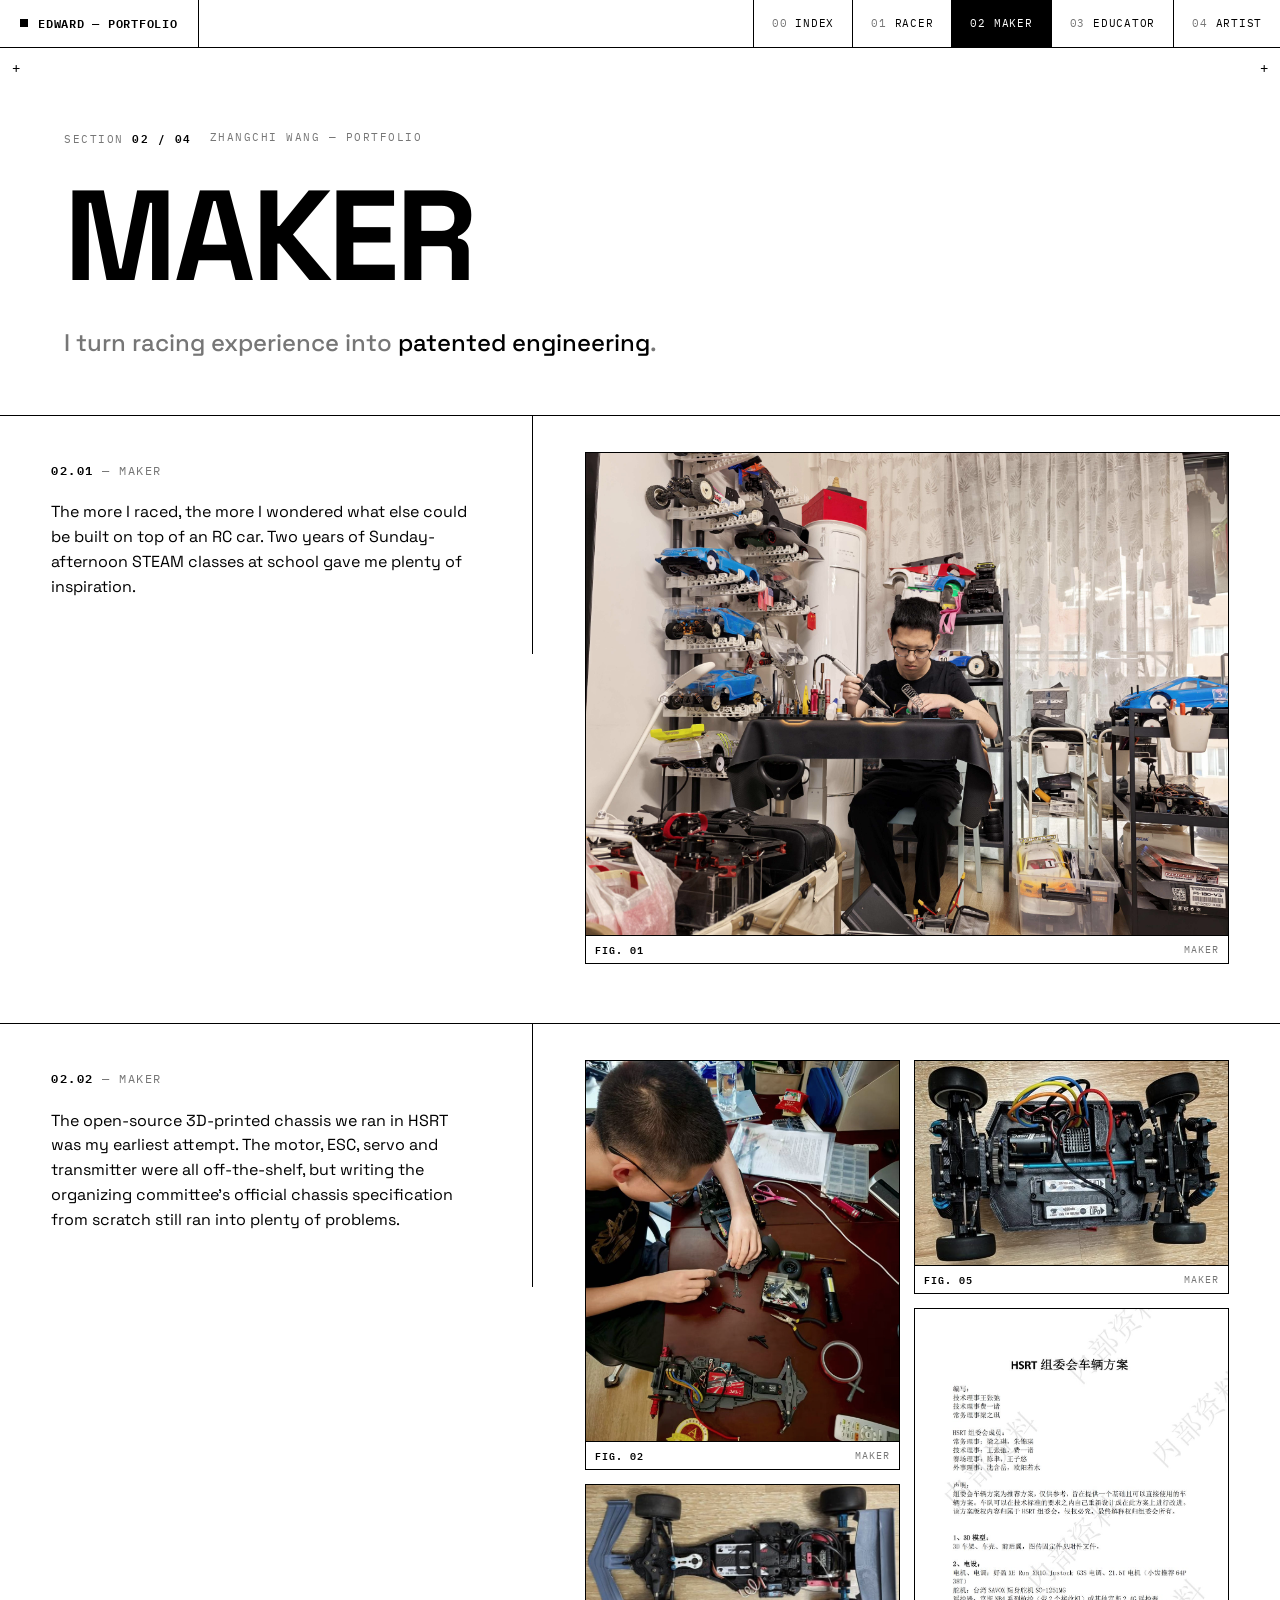
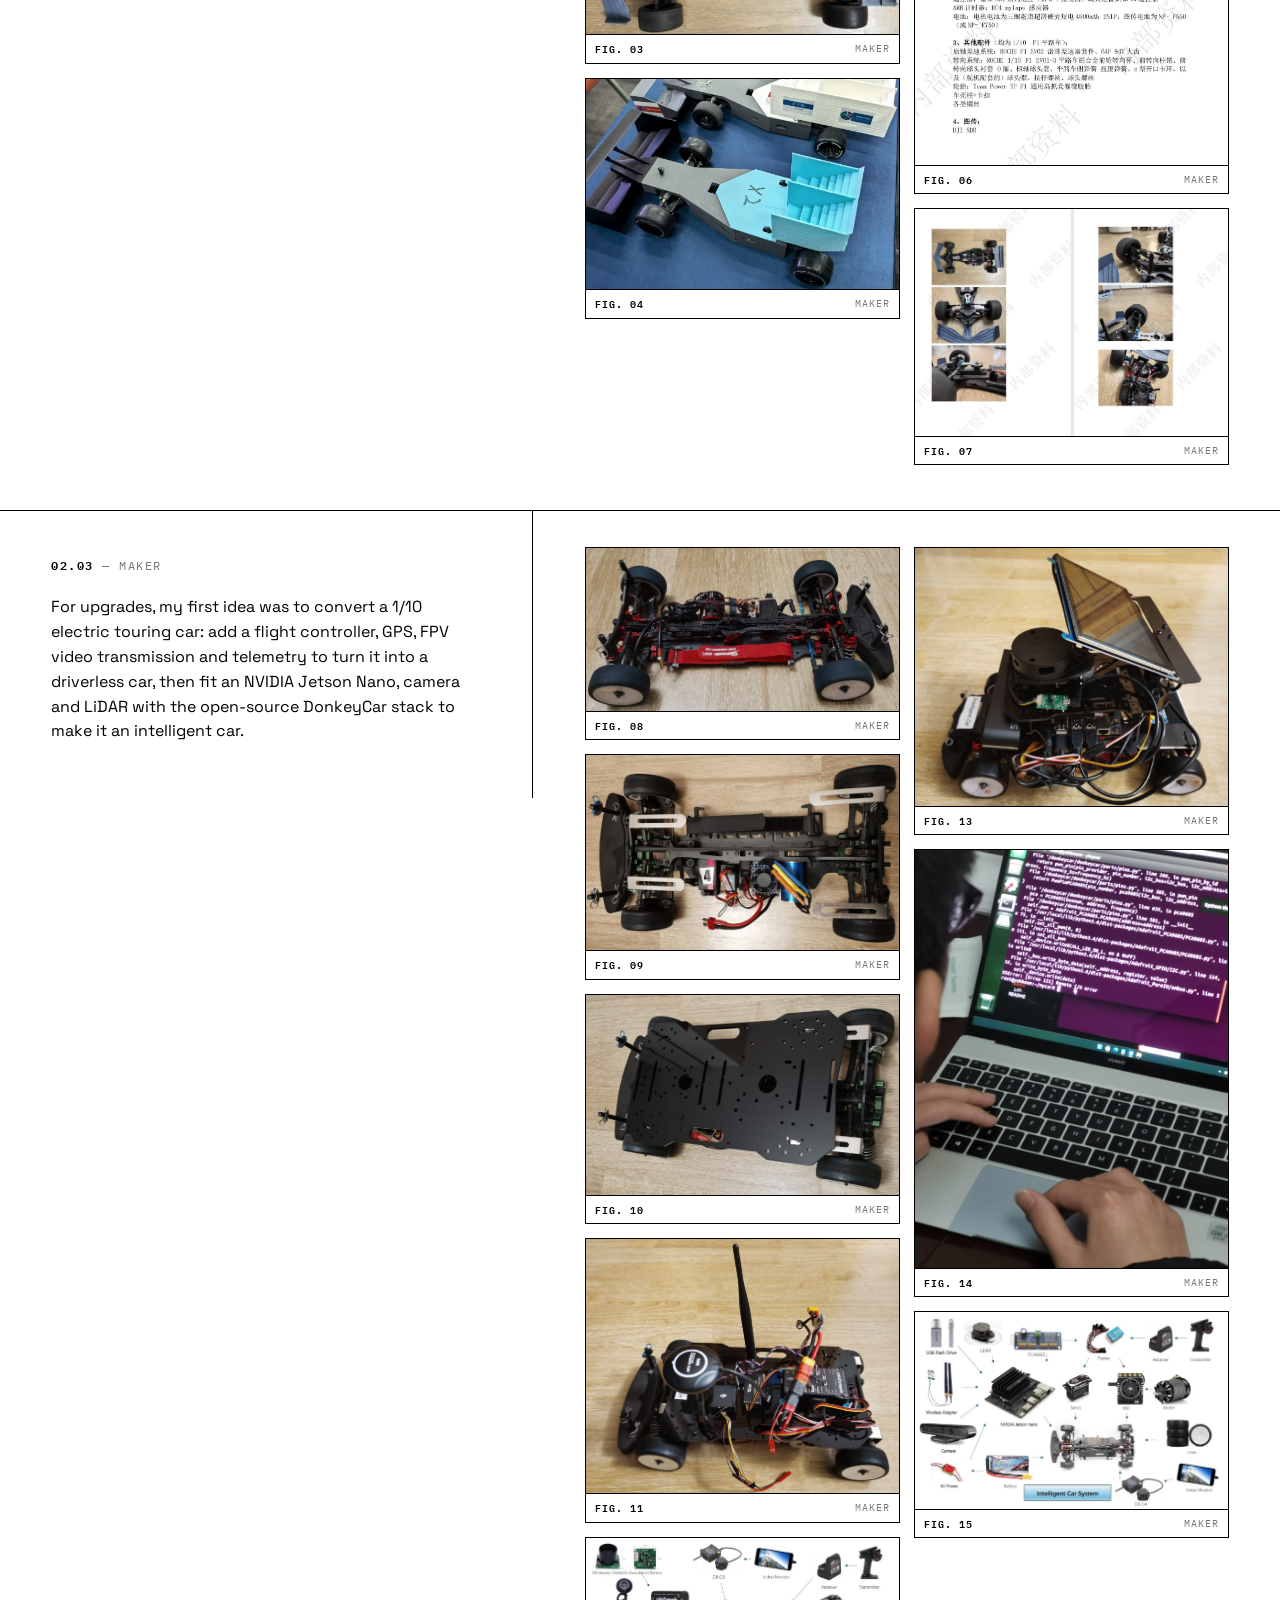
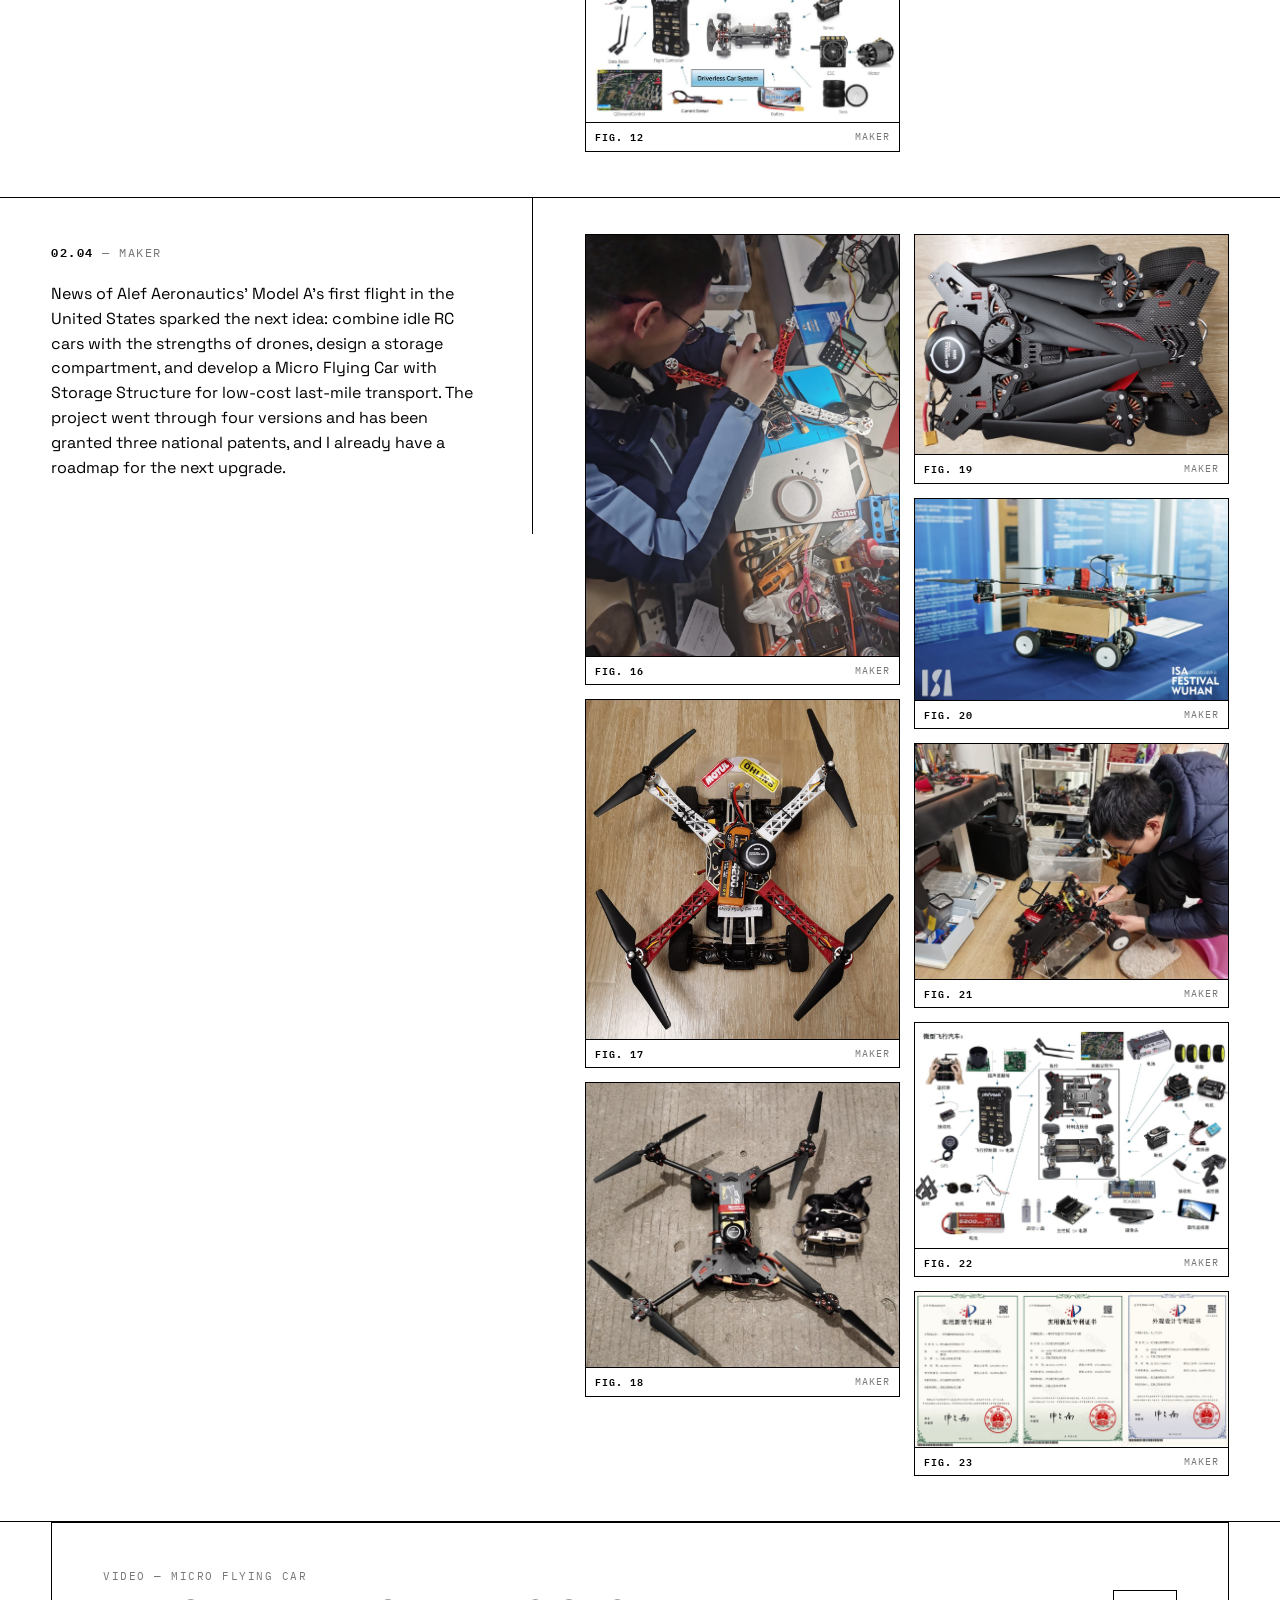
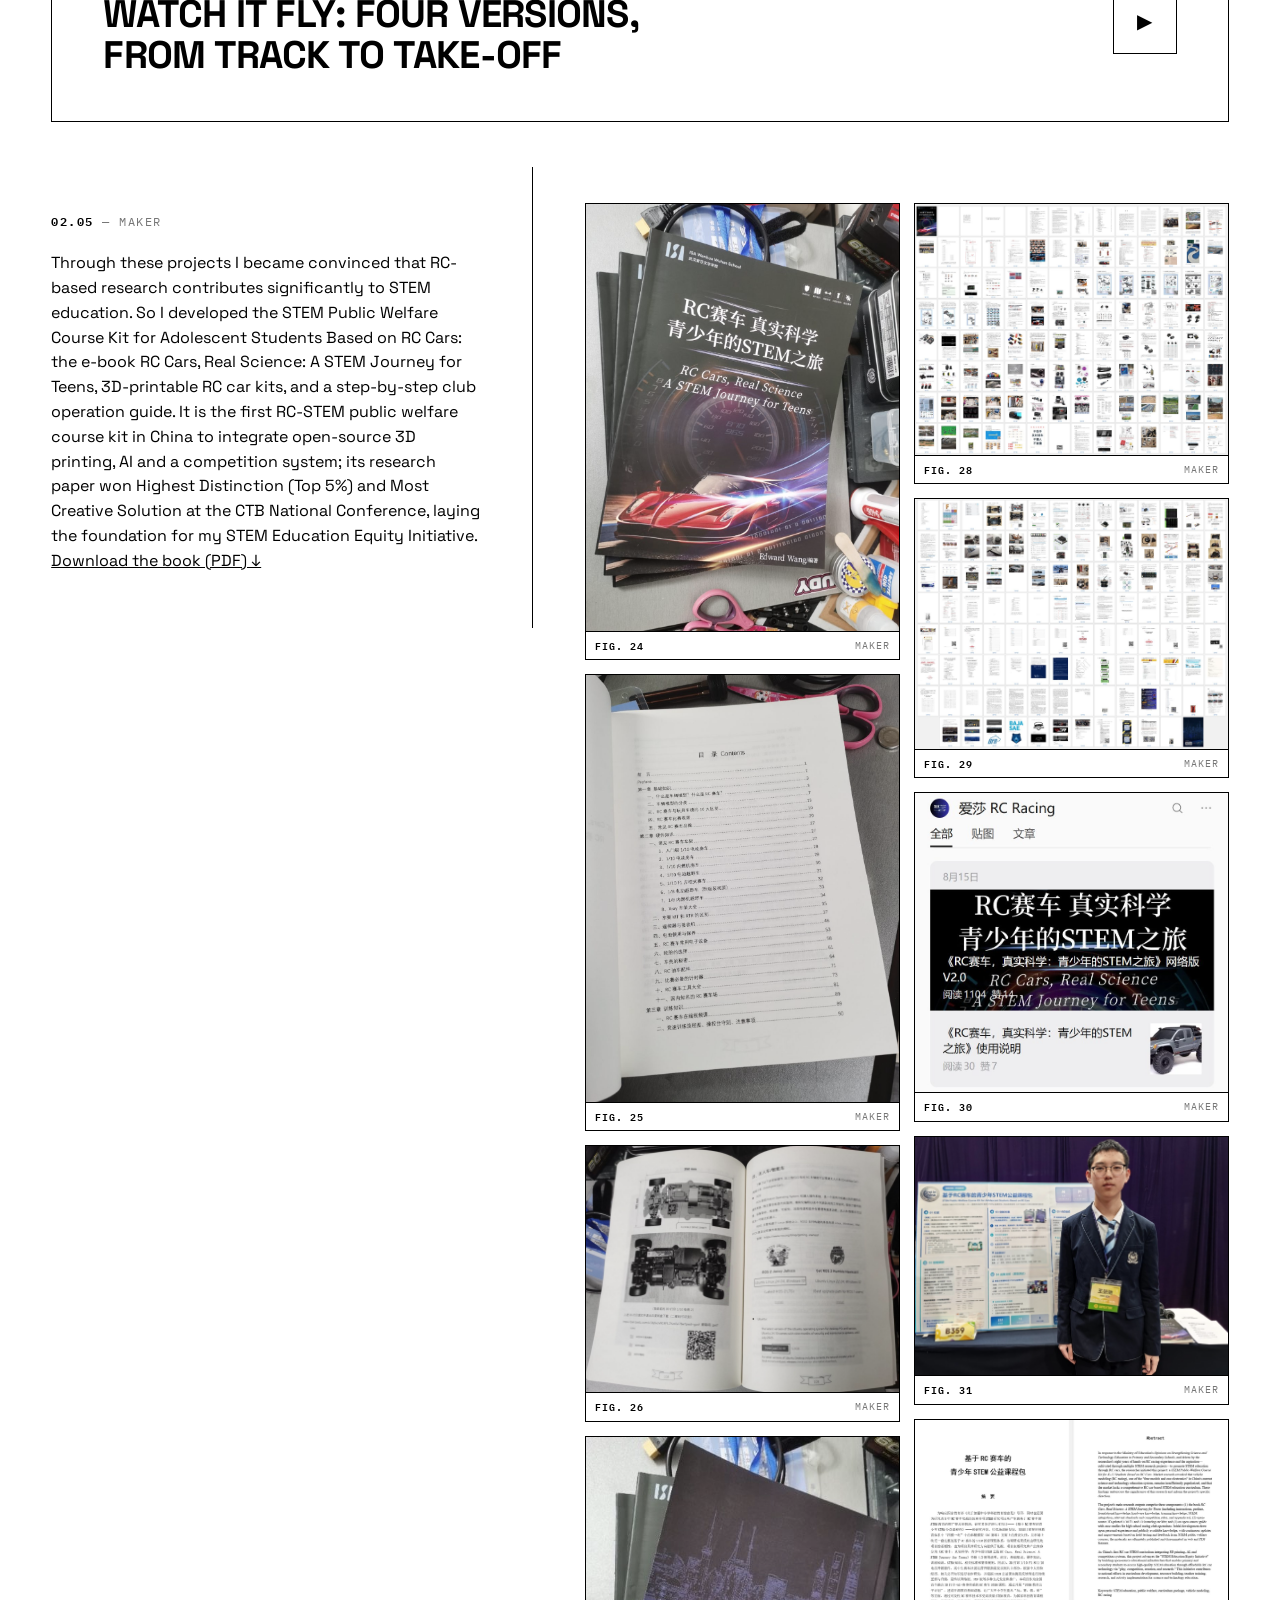
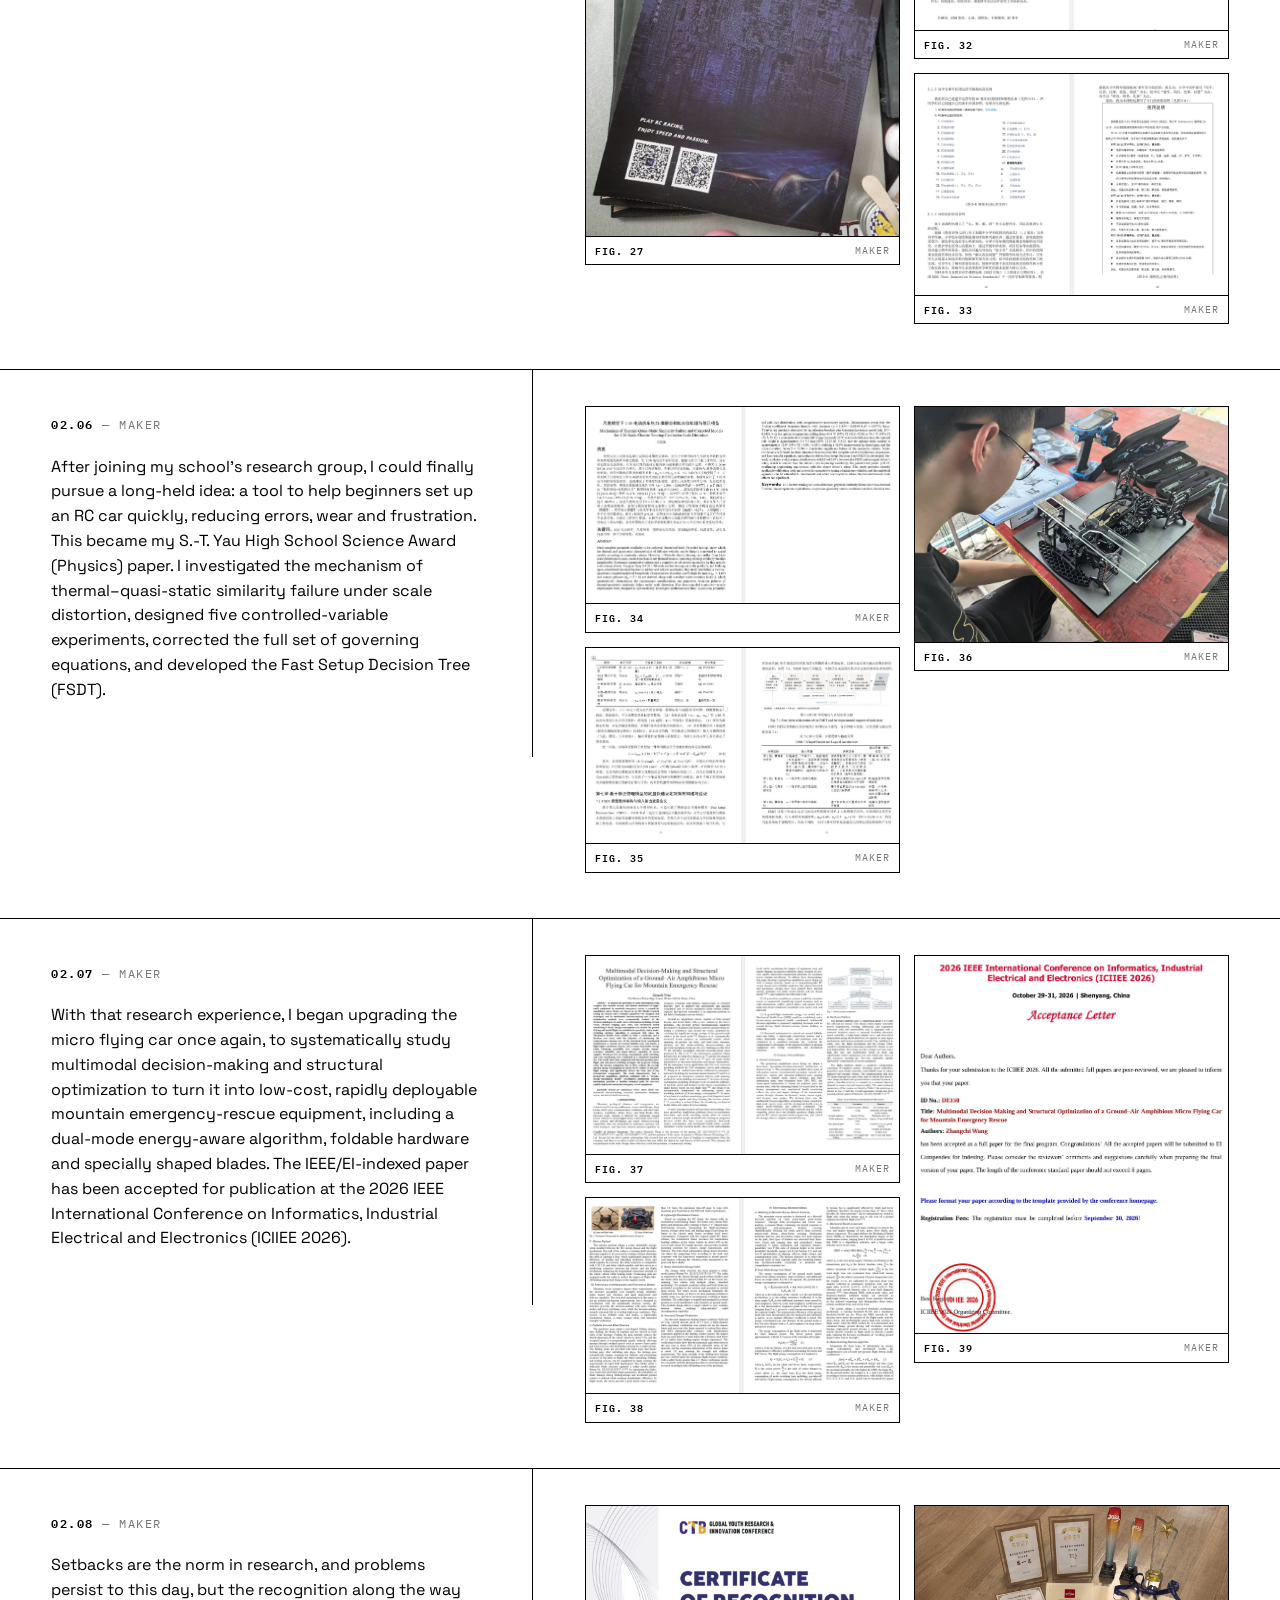
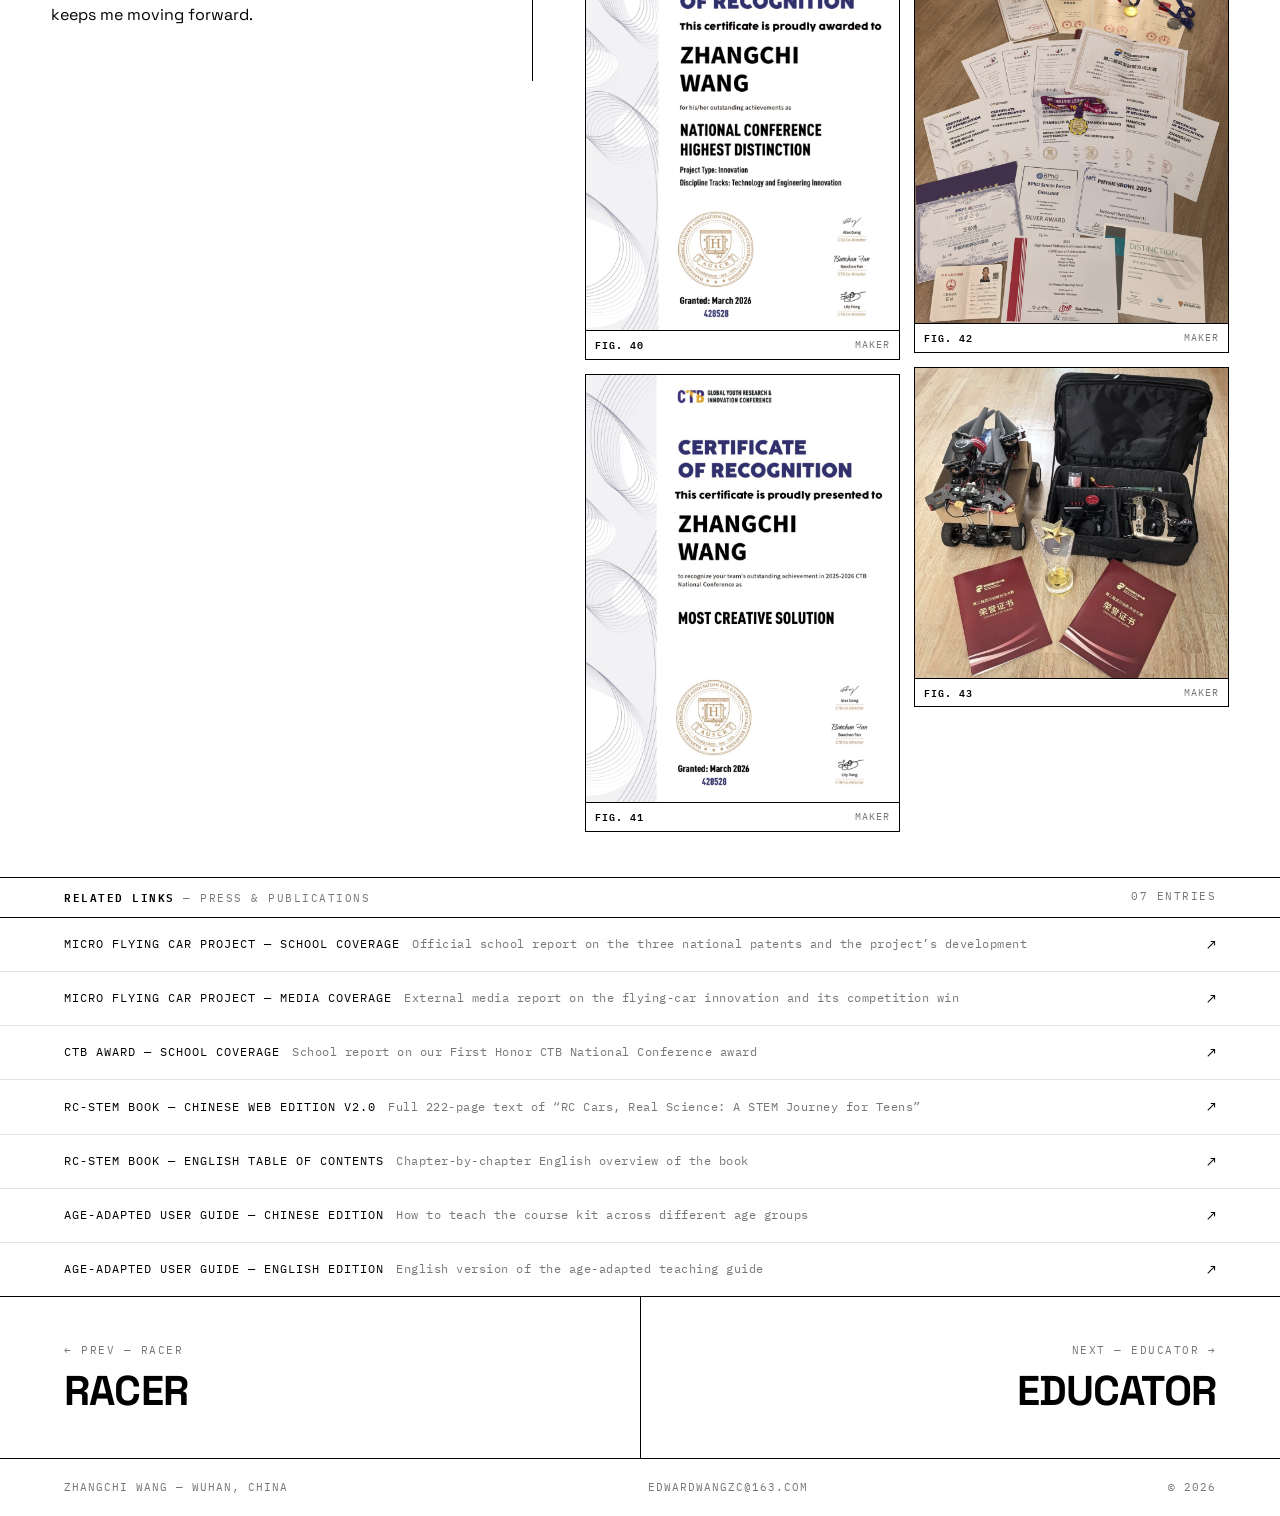
<file: maker.html>
<!DOCTYPE html>
<html lang="en">
<head>
<meta charset="UTF-8">
<meta name="viewport" content="width=device-width, initial-scale=1.0">
<title>Maker — Portfolio — Zhangchi Wang</title>
<meta name="description" content="Maker — portfolio of Zhangchi Wang (Edward Wang), RC racer, maker, STEM educator and artist applying to study mechanical engineering.">
<meta property="og:type" content="website">
<meta property="og:title" content="Maker — Portfolio — Zhangchi Wang">
<meta property="og:description" content="Maker — portfolio of Zhangchi Wang (Edward Wang), RC racer, maker, STEM educator and artist applying to study mechanical engineering.">
<meta property="og:image" content="https://zhangchiwangwang.github.io/assets/about/image1.jpg">
<meta property="og:url" content="https://zhangchiwangwang.github.io/">
<meta name="twitter:card" content="summary_large_image">
<meta name="twitter:title" content="Maker — Portfolio — Zhangchi Wang">
<meta name="twitter:description" content="Maker — portfolio of Zhangchi Wang (Edward Wang), RC racer, maker, STEM educator and artist applying to study mechanical engineering.">
<meta name="twitter:image" content="https://zhangchiwangwang.github.io/assets/about/image1.jpg">
<link rel="preconnect" href="https://fonts.googleapis.com">
<link rel="preconnect" href="https://fonts.gstatic.com" crossorigin>
<link href="https://fonts.googleapis.com/css2?family=IBM+Plex+Mono:wght@400;500;600&family=Space+Grotesk:wght@400;500;700&display=swap" rel="stylesheet">
<link rel="stylesheet" href="assets/style.css">
<link rel="icon" href="data:image/svg+xml,<svg xmlns='http://www.w3.org/2000/svg' viewBox='0 0 16 16'><rect width='16' height='16' fill='black'/></svg>">
</head>
<body>
<div class="shell">
<header class="site-head">
  <a class="brand" href="index.html"><span class="dot"></span>Edward — Portfolio</a>
  <nav class="site-nav"><a href="index.html" class=""><span class="n">00</span>Index</a><a href="racer.html" class=""><span class="n">01</span>Racer</a><a href="maker.html" class="active"><span class="n">02</span>Maker</a><a href="educator.html" class=""><span class="n">03</span>Educator</a><a href="artist.html" class=""><span class="n">04</span>Artist</a></nav>
</header>
<section class="page-head">
  <div class="kicker"><span>Section <b>02 / 04</b></span><span>Zhangchi Wang — Portfolio</span></div>
  <h1>Maker</h1>
  <p class="quote">I turn racing experience into <b>patented engineering</b>.</p>
</section>
<section class="entry reveal">
  <div class="entry-text">
    <span class="no"><b>02.01</b> — Maker</span>
    <p>The more I raced, the more I wondered what else could be built on top of an RC car. Two years of Sunday-afternoon STEAM classes at school gave me plenty of inspiration.</p>
  </div>
  <div class="entry-imgs single"><figure class="fig">
  <img src="assets/maker/image1.jpg" alt="Maker — figure 01" loading="lazy">
  <figcaption><b>FIG. 01</b><span>Maker</span></figcaption>
</figure></div>
</section>
<section class="entry reveal">
  <div class="entry-text">
    <span class="no"><b>02.02</b> — Maker</span>
    <p>The open-source 3D-printed chassis we ran in HSRT was my earliest attempt. The motor, ESC, servo and transmitter were all off-the-shelf, but writing the organizing committee’s official chassis specification from scratch still ran into plenty of problems.</p>
  </div>
  <div class="entry-imgs"><figure class="fig">
  <img src="assets/maker/image2.jpg" alt="Maker — figure 02" loading="lazy">
  <figcaption><b>FIG. 02</b><span>Maker</span></figcaption>
</figure>
<figure class="fig">
  <img src="assets/maker/image3.jpg" alt="Maker — figure 03" loading="lazy">
  <figcaption><b>FIG. 03</b><span>Maker</span></figcaption>
</figure>
<figure class="fig">
  <img src="assets/maker/image4.jpg" alt="Maker — figure 04" loading="lazy">
  <figcaption><b>FIG. 04</b><span>Maker</span></figcaption>
</figure>
<figure class="fig">
  <img src="assets/maker/image5.jpg" alt="Maker — figure 05" loading="lazy">
  <figcaption><b>FIG. 05</b><span>Maker</span></figcaption>
</figure>
<figure class="fig">
  <img src="assets/maker/image6.jpg" alt="Maker — figure 06" loading="lazy">
  <figcaption><b>FIG. 06</b><span>Maker</span></figcaption>
</figure>
<figure class="fig">
  <img src="assets/maker/image7.jpg" alt="Maker — figure 07" loading="lazy">
  <figcaption><b>FIG. 07</b><span>Maker</span></figcaption>
</figure></div>
</section>
<section class="entry reveal">
  <div class="entry-text">
    <span class="no"><b>02.03</b> — Maker</span>
    <p>For upgrades, my first idea was to convert a 1/10 electric touring car: add a flight controller, GPS, FPV video transmission and telemetry to turn it into a driverless car, then fit an NVIDIA Jetson Nano, camera and LiDAR with the open-source DonkeyCar stack to make it an intelligent car.</p>
  </div>
  <div class="entry-imgs"><figure class="fig">
  <img src="assets/maker/image8.jpg" alt="Maker — figure 08" loading="lazy">
  <figcaption><b>FIG. 08</b><span>Maker</span></figcaption>
</figure>
<figure class="fig">
  <img src="assets/maker/image9.jpg" alt="Maker — figure 09" loading="lazy">
  <figcaption><b>FIG. 09</b><span>Maker</span></figcaption>
</figure>
<figure class="fig">
  <img src="assets/maker/image10.jpg" alt="Maker — figure 10" loading="lazy">
  <figcaption><b>FIG. 10</b><span>Maker</span></figcaption>
</figure>
<figure class="fig">
  <img src="assets/maker/image11.jpg" alt="Maker — figure 11" loading="lazy">
  <figcaption><b>FIG. 11</b><span>Maker</span></figcaption>
</figure>
<figure class="fig">
  <img src="assets/maker/image12.jpg" alt="Maker — figure 12" loading="lazy">
  <figcaption><b>FIG. 12</b><span>Maker</span></figcaption>
</figure>
<figure class="fig">
  <img src="assets/maker/image13.jpg" alt="Maker — figure 13" loading="lazy">
  <figcaption><b>FIG. 13</b><span>Maker</span></figcaption>
</figure>
<figure class="fig">
  <img src="assets/maker/image14.jpg" alt="Maker — figure 14" loading="lazy">
  <figcaption><b>FIG. 14</b><span>Maker</span></figcaption>
</figure>
<figure class="fig">
  <img src="assets/maker/image15.jpg" alt="Maker — figure 15" loading="lazy">
  <figcaption><b>FIG. 15</b><span>Maker</span></figcaption>
</figure></div>
</section>
<section class="entry reveal">
  <div class="entry-text">
    <span class="no"><b>02.04</b> — Maker</span>
    <p>News of Alef Aeronautics’ Model A's first flight in the United States sparked the next idea: combine idle RC cars with the strengths of drones, design a storage compartment, and develop a Micro Flying Car with Storage Structure for low-cost last-mile transport. The project went through four versions and has been granted three national patents, and I already have a roadmap for the next upgrade.</p>
  </div>
  <div class="entry-imgs"><figure class="fig">
  <img src="assets/maker/image16.jpg" alt="Maker — figure 16" loading="lazy">
  <figcaption><b>FIG. 16</b><span>Maker</span></figcaption>
</figure>
<figure class="fig">
  <img src="assets/maker/image17.jpg" alt="Maker — figure 17" loading="lazy">
  <figcaption><b>FIG. 17</b><span>Maker</span></figcaption>
</figure>
<figure class="fig">
  <img src="assets/maker/image18.jpg" alt="Maker — figure 18" loading="lazy">
  <figcaption><b>FIG. 18</b><span>Maker</span></figcaption>
</figure>
<figure class="fig">
  <img src="assets/maker/image19.jpg" alt="Maker — figure 19" loading="lazy">
  <figcaption><b>FIG. 19</b><span>Maker</span></figcaption>
</figure>
<figure class="fig">
  <img src="assets/maker/image20.jpg" alt="Maker — figure 20" loading="lazy">
  <figcaption><b>FIG. 20</b><span>Maker</span></figcaption>
</figure>
<figure class="fig">
  <img src="assets/maker/image21.jpg" alt="Maker — figure 21" loading="lazy">
  <figcaption><b>FIG. 21</b><span>Maker</span></figcaption>
</figure>
<figure class="fig">
  <img src="assets/maker/image22.jpg" alt="Maker — figure 22" loading="lazy">
  <figcaption><b>FIG. 22</b><span>Maker</span></figcaption>
</figure>
<figure class="fig">
  <img src="assets/maker/image23.jpg" alt="Maker — figure 23" loading="lazy">
  <figcaption><b>FIG. 23</b><span>Maker</span></figcaption>
</figure></div>
</section>
<div class="video-slot reveal">
  <a href="https://www.youtube.com/watch?v=fBBrXJdPeBg" target="_blank" rel="noopener">
    <span><span class="vs-lab">Video — Micro Flying Car</span>
    <span class="vs-ttl">Watch it fly: four versions,<br>from track to take-off</span></span>
    <span class="vs-play">▶</span>
  </a>
</div>
<section class="entry reveal">
  <div class="entry-text">
    <span class="no"><b>02.05</b> — Maker</span>
    <p>Through these projects I became convinced that RC-based research contributes significantly to STEM education. So I developed the STEM Public Welfare Course Kit for Adolescent Students Based on RC Cars: the e-book <i>RC Cars, Real Science: A STEM Journey for Teens</i>, 3D-printable RC car kits, and a step-by-step club operation guide. It is the first RC-STEM public welfare course kit in China to integrate open-source 3D printing, AI and a competition system; its research paper won Highest Distinction (Top 5%) and Most Creative Solution at the CTB National Conference, laying the foundation for my STEM Education Equity Initiative. <a href="https://zhangchiwangwang.github.io/assets/rc-stem.pdf" target="_blank" style="text-decoration:underline">Download the book (PDF) ↓</a></p>
  </div>
  <div class="entry-imgs"><figure class="fig">
  <img src="assets/maker/image24.jpg" alt="Maker — figure 24" loading="lazy">
  <figcaption><b>FIG. 24</b><span>Maker</span></figcaption>
</figure>
<figure class="fig">
  <img src="assets/maker/image25.jpg" alt="Maker — figure 25" loading="lazy">
  <figcaption><b>FIG. 25</b><span>Maker</span></figcaption>
</figure>
<figure class="fig">
  <img src="assets/maker/image26.jpg" alt="Maker — figure 26" loading="lazy">
  <figcaption><b>FIG. 26</b><span>Maker</span></figcaption>
</figure>
<figure class="fig">
  <img src="assets/maker/image27.jpg" alt="Maker — figure 27" loading="lazy">
  <figcaption><b>FIG. 27</b><span>Maker</span></figcaption>
</figure>
<figure class="fig">
  <img src="assets/maker/image28.jpg" alt="Maker — figure 28" loading="lazy">
  <figcaption><b>FIG. 28</b><span>Maker</span></figcaption>
</figure>
<figure class="fig">
  <img src="assets/maker/image29.jpg" alt="Maker — figure 29" loading="lazy">
  <figcaption><b>FIG. 29</b><span>Maker</span></figcaption>
</figure>
<figure class="fig">
  <img src="assets/maker/image30.jpg" alt="Maker — figure 30" loading="lazy">
  <figcaption><b>FIG. 30</b><span>Maker</span></figcaption>
</figure>
<figure class="fig">
  <img src="assets/maker/image31.jpg" alt="Maker — figure 31" loading="lazy">
  <figcaption><b>FIG. 31</b><span>Maker</span></figcaption>
</figure>
<figure class="fig">
  <img src="assets/maker/image32.jpg" alt="Maker — figure 32" loading="lazy">
  <figcaption><b>FIG. 32</b><span>Maker</span></figcaption>
</figure>
<figure class="fig">
  <img src="assets/maker/image33.jpg" alt="Maker — figure 33" loading="lazy">
  <figcaption><b>FIG. 33</b><span>Maker</span></figcaption>
</figure></div>
</section>
<section class="entry reveal">
  <div class="entry-text">
    <span class="no"><b>02.06</b> — Maker</span>
    <p>After joining my school’s research group, I could finally pursue a long-held idea: a tool to help beginners set up an RC car quickly, reducing errors, wear and frustration. This became my S.-T. Yau High School Science Award (Physics) paper. I investigated the mechanism of thermal–quasi-static similarity failure under scale distortion, designed five controlled-variable experiments, corrected the full set of governing equations, and developed the Fast Setup Decision Tree (FSDT).</p>
  </div>
  <div class="entry-imgs"><figure class="fig">
  <img src="assets/maker/image34.jpg" alt="Maker — figure 34" loading="lazy">
  <figcaption><b>FIG. 34</b><span>Maker</span></figcaption>
</figure>
<figure class="fig">
  <img src="assets/maker/image35.jpg" alt="Maker — figure 35" loading="lazy">
  <figcaption><b>FIG. 35</b><span>Maker</span></figcaption>
</figure>
<figure class="fig">
  <img src="assets/maker/image36.jpg" alt="Maker — figure 36" loading="lazy">
  <figcaption><b>FIG. 36</b><span>Maker</span></figcaption>
</figure></div>
</section>
<section class="entry reveal">
  <div class="entry-text">
    <span class="no"><b>02.07</b> — Maker</span>
    <p>With that research experience, I began upgrading the micro flying car once again, to systematically study multimodal decision-making and structural optimization to turn it into low-cost, rapidly deployable mountain emergency-rescue equipment, including a dual-mode energy-aware algorithm, foldable hardware and specially shaped blades. The IEEE/EI-indexed paper has been accepted for publication at the 2026 IEEE International Conference on Informatics, Industrial Electrical and Electronics (ICIIEE 2026).</p>
  </div>
  <div class="entry-imgs"><figure class="fig">
  <img src="assets/maker/image37.jpg" alt="Maker — figure 37" loading="lazy">
  <figcaption><b>FIG. 37</b><span>Maker</span></figcaption>
</figure>
<figure class="fig">
  <img src="assets/maker/image38.jpg" alt="Maker — figure 38" loading="lazy">
  <figcaption><b>FIG. 38</b><span>Maker</span></figcaption>
</figure>
<figure class="fig">
  <img src="assets/maker/image39.jpg" alt="Maker — figure 39" loading="lazy">
  <figcaption><b>FIG. 39</b><span>Maker</span></figcaption>
</figure></div>
</section>
<section class="entry reveal">
  <div class="entry-text">
    <span class="no"><b>02.08</b> — Maker</span>
    <p>Setbacks are the norm in research, and problems persist to this day, but the recognition along the way keeps me moving forward.</p>
  </div>
  <div class="entry-imgs"><figure class="fig">
  <img src="assets/maker/image40.jpg" alt="Maker — figure 40" loading="lazy">
  <figcaption><b>FIG. 40</b><span>Maker</span></figcaption>
</figure>
<figure class="fig">
  <img src="assets/maker/image41.jpg" alt="Maker — figure 41" loading="lazy">
  <figcaption><b>FIG. 41</b><span>Maker</span></figcaption>
</figure>
<figure class="fig">
  <img src="assets/maker/image42.jpg" alt="Maker — figure 42" loading="lazy">
  <figcaption><b>FIG. 42</b><span>Maker</span></figcaption>
</figure>
<figure class="fig">
  <img src="assets/maker/image43.jpg" alt="Maker — figure 43" loading="lazy">
  <figcaption><b>FIG. 43</b><span>Maker</span></figcaption>
</figure></div>
</section>
<section class="links-wrap">
  <div class="sec-label"><span><b>Related Links</b> — press & publications</span><span>07 entries</span></div>
  <a class="link-row" href="https://mp.weixin.qq.com/s/szEtHfBmVOM8NWJfzhHj4g" target="_blank" rel="noopener"><span class="lab">Micro flying car project — school coverage<span class="sub">Official school report on the three national patents and the project’s development</span></span><span class="ext">↗</span></a><a class="link-row" href="https://mp.weixin.qq.com/s/XlIrlBXN_ZOhkM5jG6GOpA" target="_blank" rel="noopener"><span class="lab">Micro flying car project — media coverage<span class="sub">External media report on the flying-car innovation and its competition win</span></span><span class="ext">↗</span></a><a class="link-row" href="https://mp.weixin.qq.com/s/Otl7WutBvTifzKRBGi7hyw" target="_blank" rel="noopener"><span class="lab">CTB award — school coverage<span class="sub">School report on our First Honor CTB National Conference award</span></span><span class="ext">↗</span></a><a class="link-row" href="https://mp.weixin.qq.com/s/pcKJTTOJwdX5JcfkilTSNg" target="_blank" rel="noopener"><span class="lab">RC-STEM book — Chinese web edition V2.0<span class="sub">Full 222-page text of “RC Cars, Real Science: A STEM Journey for Teens”</span></span><span class="ext">↗</span></a><a class="link-row" href="https://mp.weixin.qq.com/s/w4P1Y5nqG4CxqVqpJrrZHA" target="_blank" rel="noopener"><span class="lab">RC-STEM book — English table of contents<span class="sub">Chapter-by-chapter English overview of the book</span></span><span class="ext">↗</span></a><a class="link-row" href="https://mp.weixin.qq.com/s/5hDDKRQZgO9WHJXITpDtuw" target="_blank" rel="noopener"><span class="lab">Age-adapted user guide — Chinese edition<span class="sub">How to teach the course kit across different age groups</span></span><span class="ext">↗</span></a><a class="link-row" href="https://mp.weixin.qq.com/s/1WoMEil_DJ6JJ39gqaTowA" target="_blank" rel="noopener"><span class="lab">Age-adapted user guide — English edition<span class="sub">English version of the age-adapted teaching guide</span></span><span class="ext">↗</span></a>
</section>
<nav class="pn">
  <a href="racer.html"><span class="dir">← Prev — Racer</span><span class="t">Racer</span></a>
  <a class="next" href="educator.html"><span class="dir">Next — Educator →</span><span class="t">Educator</span></a>
</nav>
<footer class="site-foot">
  <span>Zhangchi Wang — Wuhan, China</span>
  
  <a href="mailto:edwardwangzc@163.com">edwardwangzc@163.com</a>
  <span>© 2026</span>
</footer>
</div>
<script src="assets/main.js"></script>
</body>
</html>
</file>
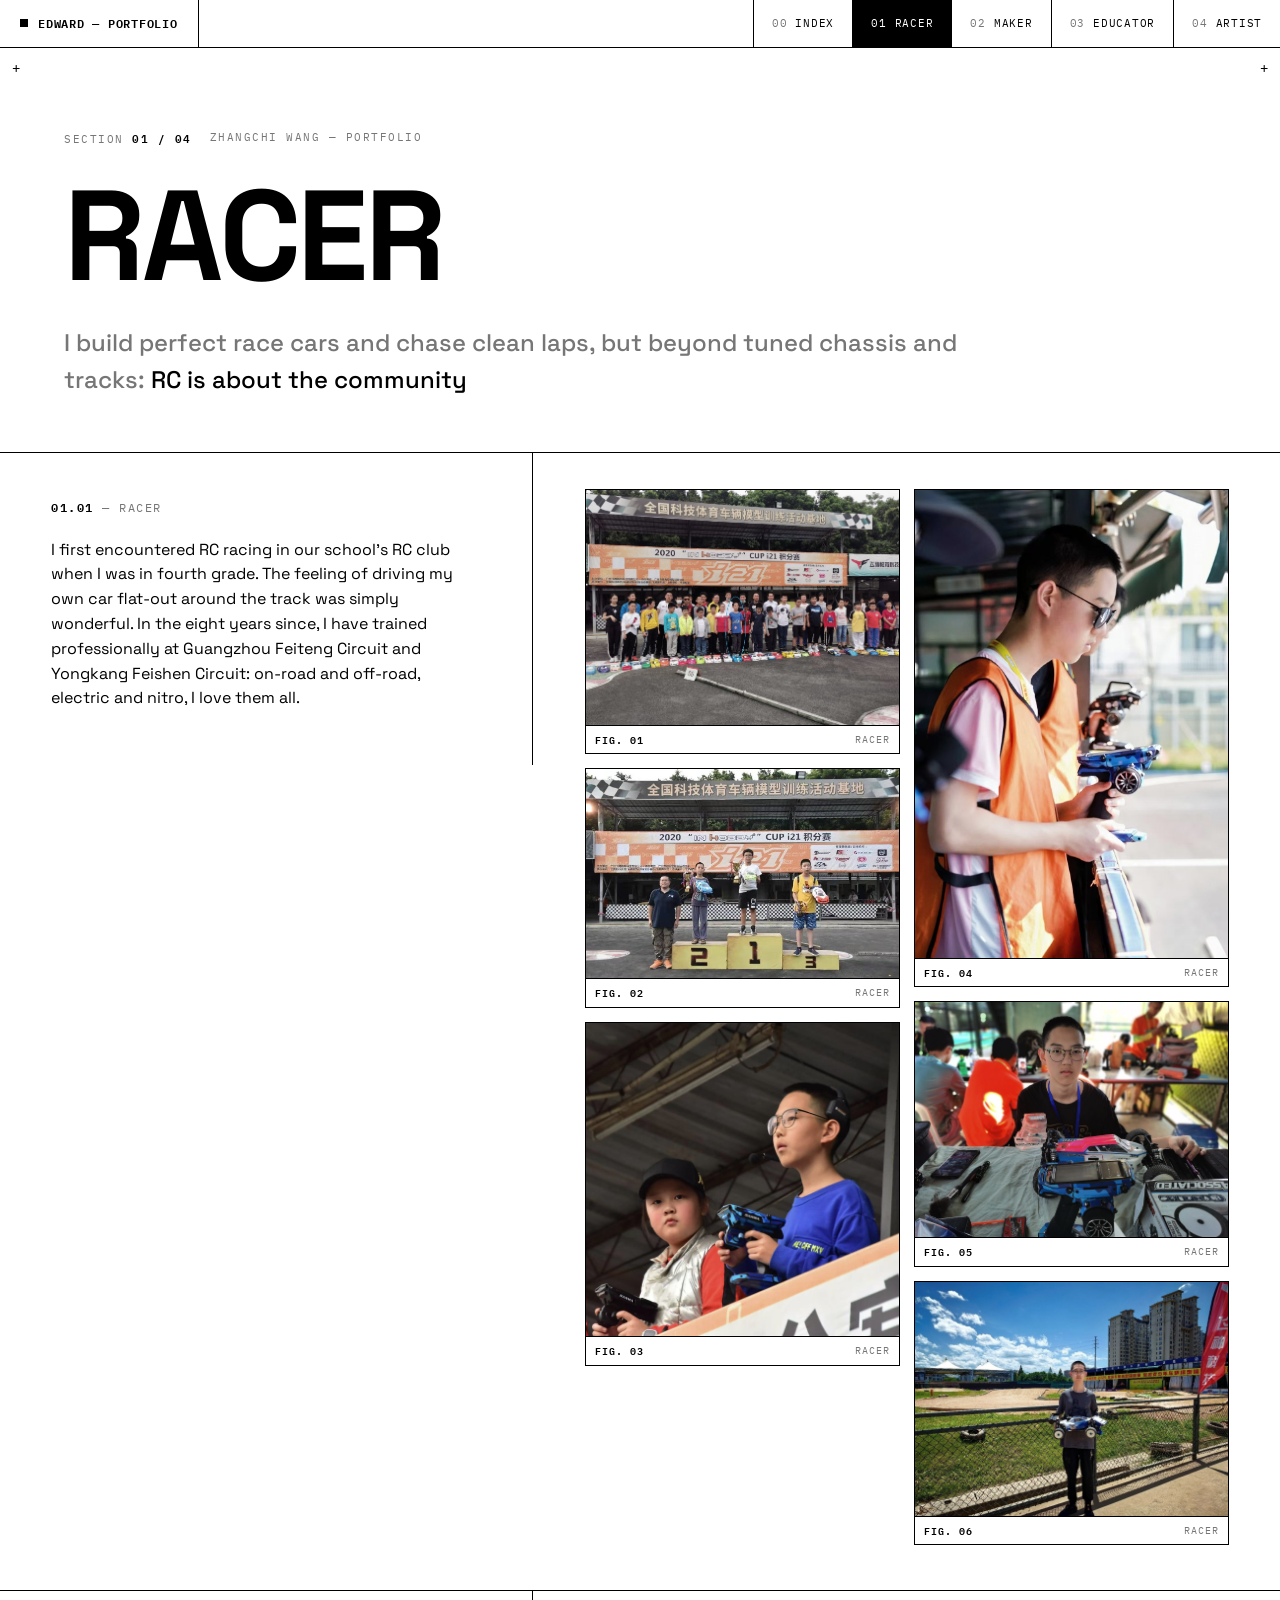
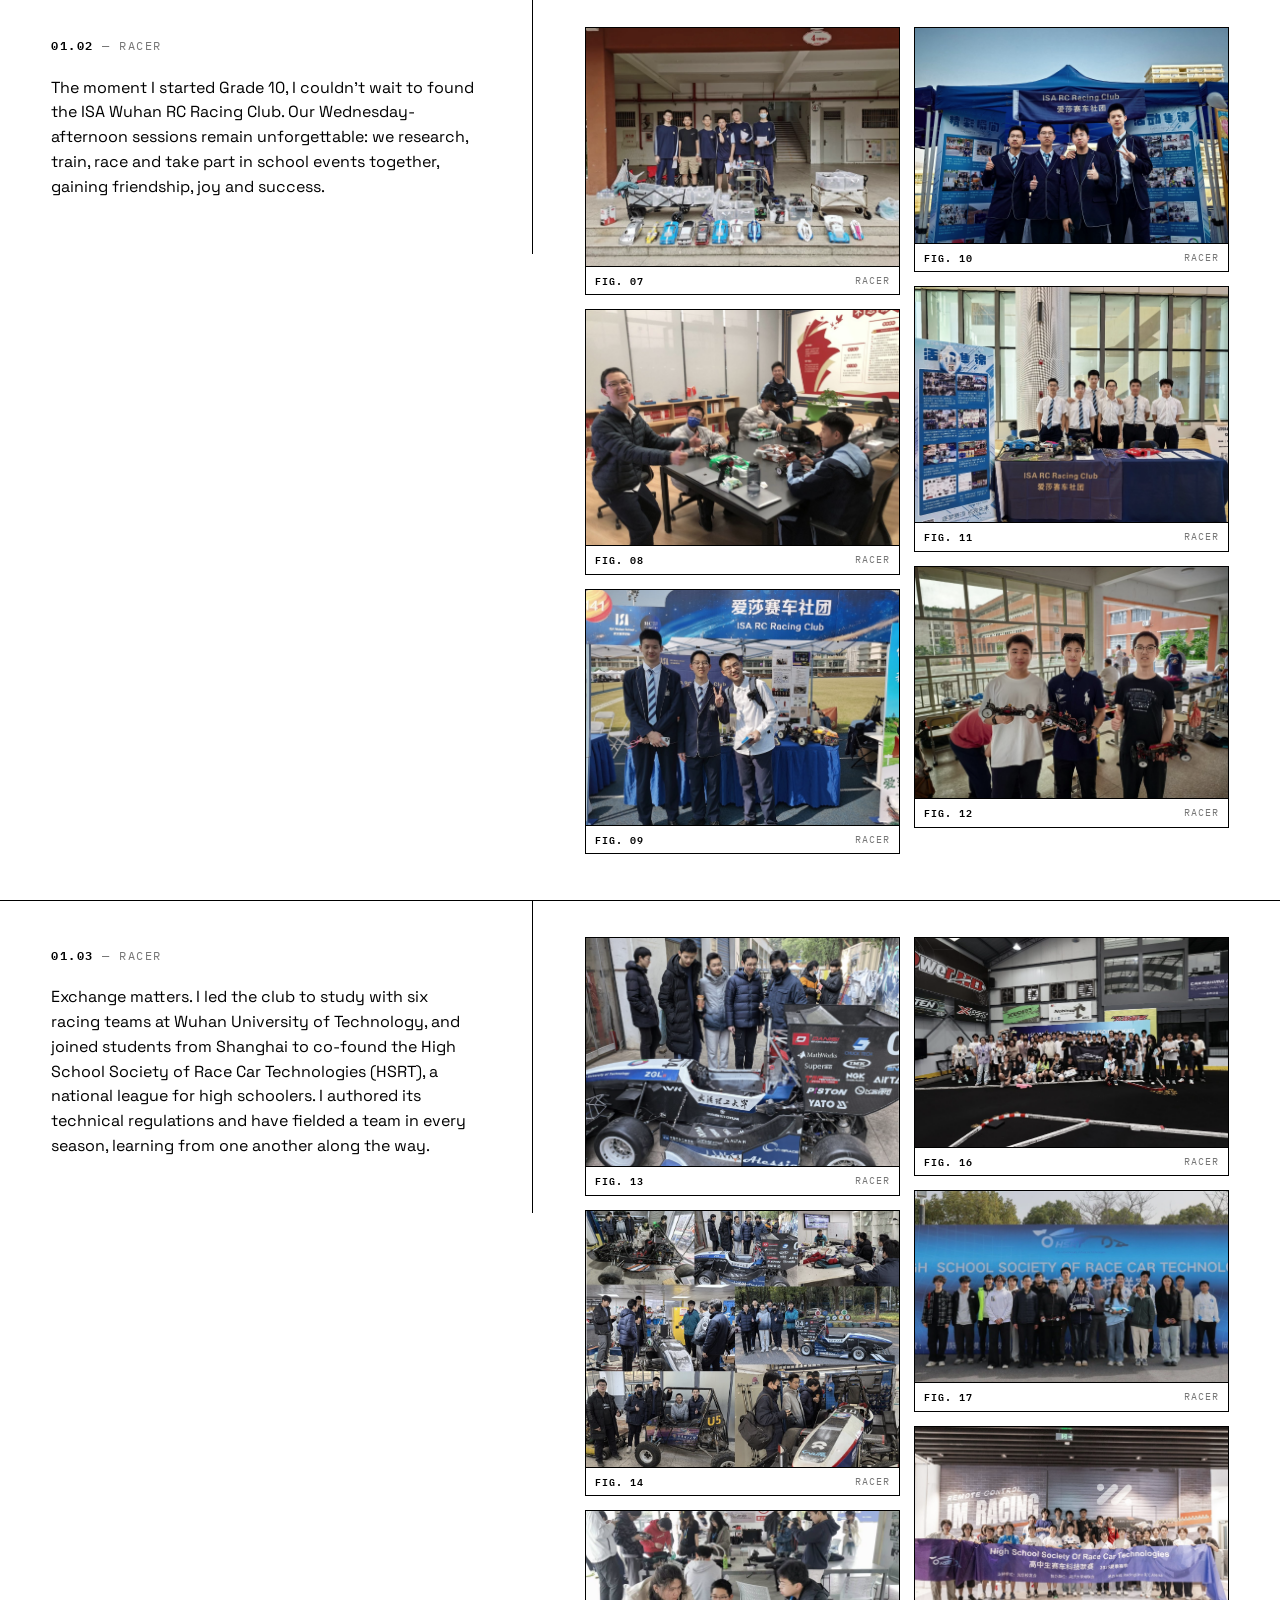
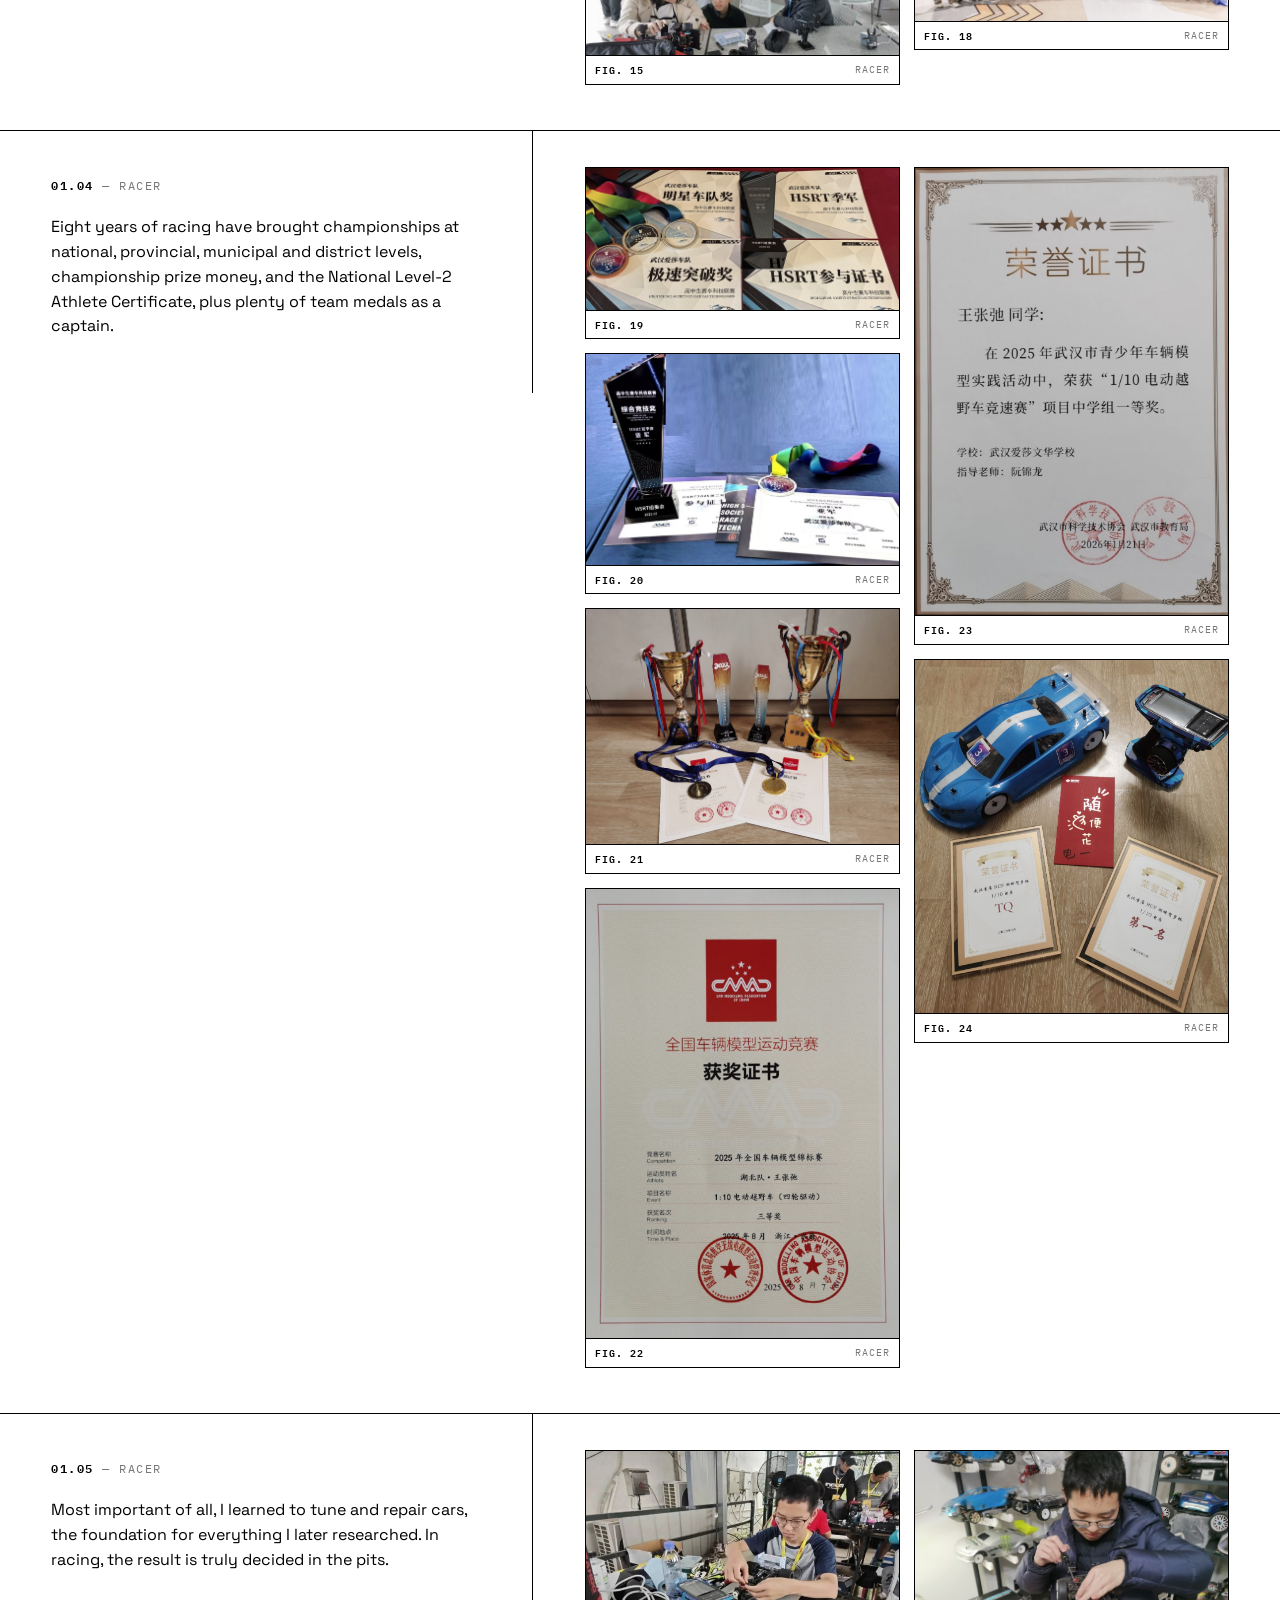
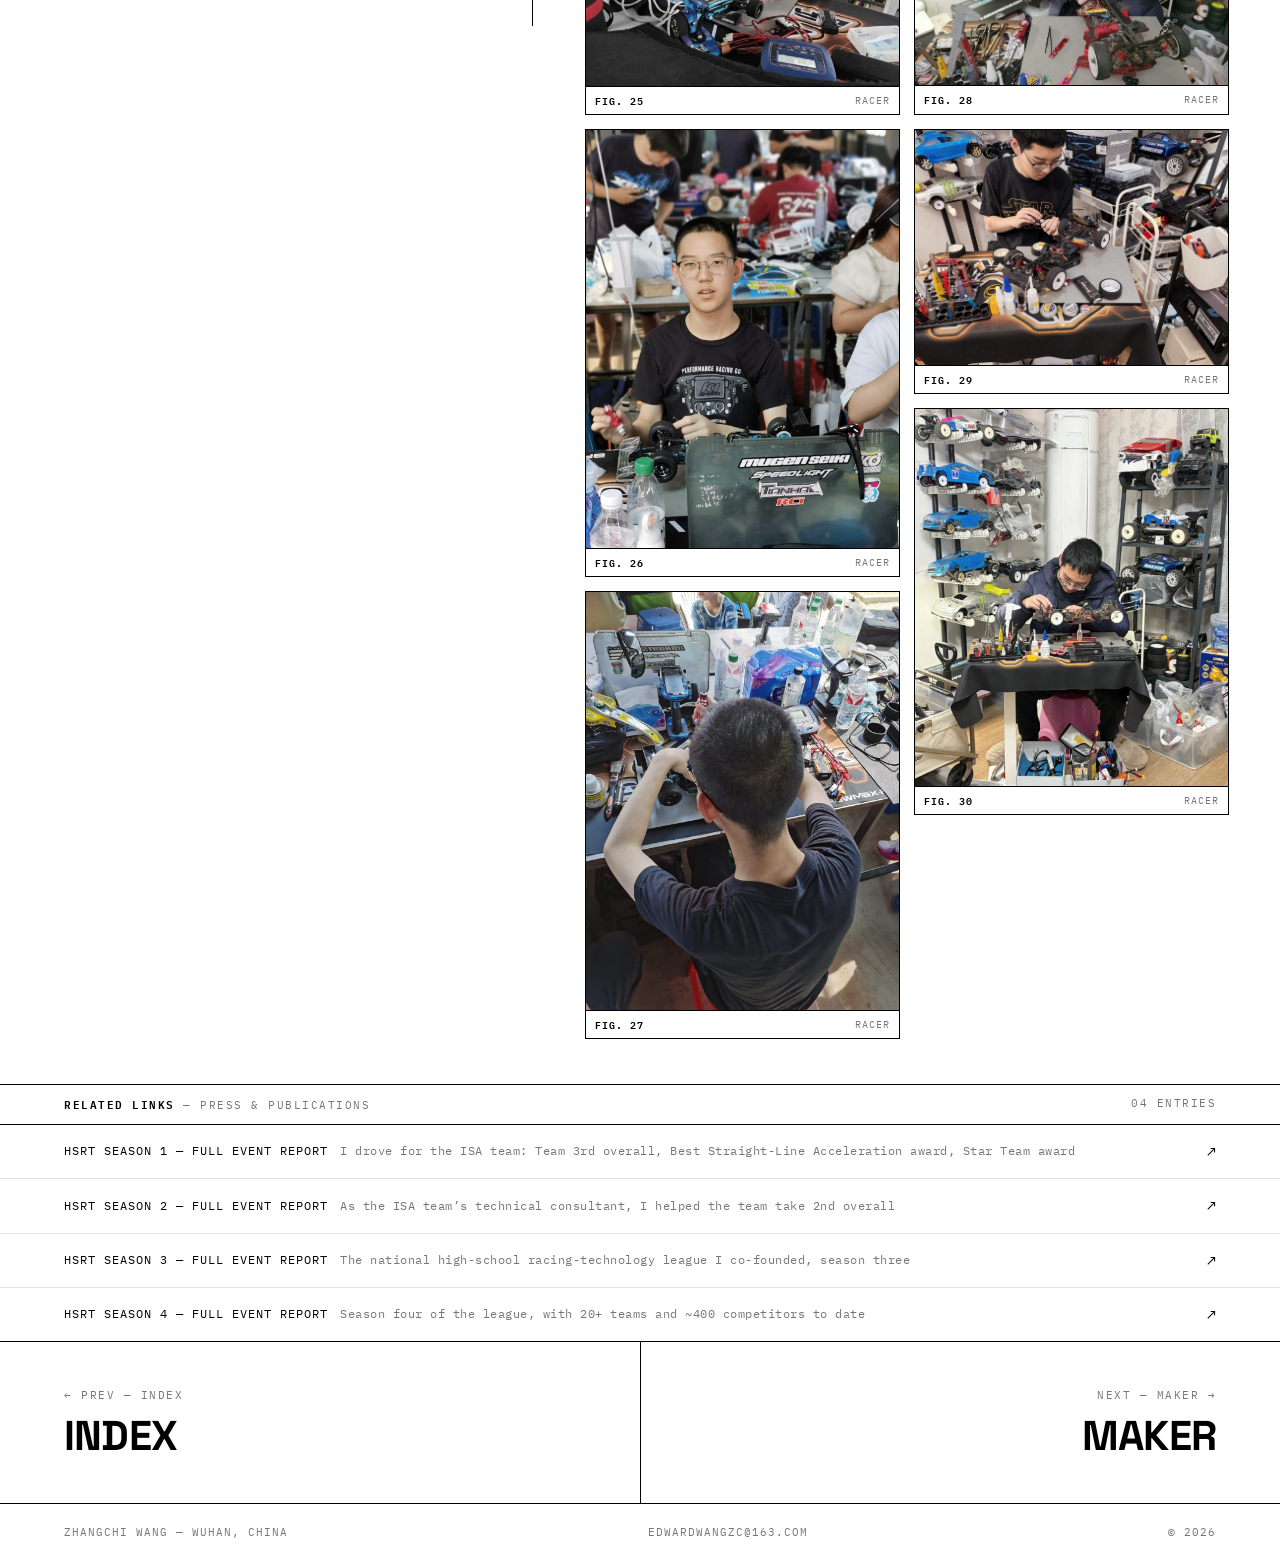
<file: racer.html>
<!DOCTYPE html>
<html lang="en">
<head>
<meta charset="UTF-8">
<meta name="viewport" content="width=device-width, initial-scale=1.0">
<title>Racer — Portfolio — Zhangchi Wang</title>
<meta name="description" content="Racer — portfolio of Zhangchi Wang (Edward Wang), RC racer, maker, STEM educator and artist applying to study mechanical engineering.">
<meta property="og:type" content="website">
<meta property="og:title" content="Racer — Portfolio — Zhangchi Wang">
<meta property="og:description" content="Racer — portfolio of Zhangchi Wang (Edward Wang), RC racer, maker, STEM educator and artist applying to study mechanical engineering.">
<meta property="og:image" content="https://zhangchiwangwang.github.io/assets/about/image1.jpg">
<meta property="og:url" content="https://zhangchiwangwang.github.io/">
<meta name="twitter:card" content="summary_large_image">
<meta name="twitter:title" content="Racer — Portfolio — Zhangchi Wang">
<meta name="twitter:description" content="Racer — portfolio of Zhangchi Wang (Edward Wang), RC racer, maker, STEM educator and artist applying to study mechanical engineering.">
<meta name="twitter:image" content="https://zhangchiwangwang.github.io/assets/about/image1.jpg">
<link rel="preconnect" href="https://fonts.googleapis.com">
<link rel="preconnect" href="https://fonts.gstatic.com" crossorigin>
<link href="https://fonts.googleapis.com/css2?family=IBM+Plex+Mono:wght@400;500;600&family=Space+Grotesk:wght@400;500;700&display=swap" rel="stylesheet">
<link rel="stylesheet" href="assets/style.css">
<link rel="icon" href="data:image/svg+xml,<svg xmlns='http://www.w3.org/2000/svg' viewBox='0 0 16 16'><rect width='16' height='16' fill='black'/></svg>">
</head>
<body>
<div class="shell">
<header class="site-head">
  <a class="brand" href="index.html"><span class="dot"></span>Edward — Portfolio</a>
  <nav class="site-nav"><a href="index.html" class=""><span class="n">00</span>Index</a><a href="racer.html" class="active"><span class="n">01</span>Racer</a><a href="maker.html" class=""><span class="n">02</span>Maker</a><a href="educator.html" class=""><span class="n">03</span>Educator</a><a href="artist.html" class=""><span class="n">04</span>Artist</a></nav>
</header>
<section class="page-head">
  <div class="kicker"><span>Section <b>01 / 04</b></span><span>Zhangchi Wang — Portfolio</span></div>
  <h1>Racer</h1>
  <p class="quote">I build perfect race cars and chase clean laps, but beyond tuned chassis and tracks: <b>RC is about the community</b></p>
</section>
<section class="entry reveal">
  <div class="entry-text">
    <span class="no"><b>01.01</b> — Racer</span>
    <p>I first encountered RC racing in our school's RC club when I was in fourth grade. The feeling of driving my own car flat-out around the track was simply wonderful. In the eight years since, I have trained professionally at Guangzhou Feiteng Circuit and Yongkang Feishen Circuit: on-road and off-road, electric and nitro, I love them all.</p>
  </div>
  <div class="entry-imgs"><figure class="fig">
  <img src="assets/racer/image1.jpg" alt="Racer — figure 01" loading="lazy">
  <figcaption><b>FIG. 01</b><span>Racer</span></figcaption>
</figure>
<figure class="fig">
  <img src="assets/racer/image2.jpg" alt="Racer — figure 02" loading="lazy">
  <figcaption><b>FIG. 02</b><span>Racer</span></figcaption>
</figure>
<figure class="fig">
  <img src="assets/racer/image3.jpg" alt="Racer — figure 03" loading="lazy">
  <figcaption><b>FIG. 03</b><span>Racer</span></figcaption>
</figure>
<figure class="fig">
  <img src="assets/racer/image4.jpg" alt="Racer — figure 04" loading="lazy">
  <figcaption><b>FIG. 04</b><span>Racer</span></figcaption>
</figure>
<figure class="fig">
  <img src="assets/racer/image5.jpg" alt="Racer — figure 05" loading="lazy">
  <figcaption><b>FIG. 05</b><span>Racer</span></figcaption>
</figure>
<figure class="fig">
  <img src="assets/racer/image6.jpg" alt="Racer — figure 06" loading="lazy">
  <figcaption><b>FIG. 06</b><span>Racer</span></figcaption>
</figure></div>
</section>
<section class="entry reveal">
  <div class="entry-text">
    <span class="no"><b>01.02</b> — Racer</span>
    <p>The moment I started Grade 10, I couldn’t wait to found the ISA Wuhan RC Racing Club. Our Wednesday-afternoon sessions remain unforgettable: we research, train, race and take part in school events together, gaining friendship, joy and success.</p>
  </div>
  <div class="entry-imgs"><figure class="fig">
  <img src="assets/racer/image7.jpg" alt="Racer — figure 07" loading="lazy">
  <figcaption><b>FIG. 07</b><span>Racer</span></figcaption>
</figure>
<figure class="fig">
  <img src="assets/racer/image8.jpg" alt="Racer — figure 08" loading="lazy">
  <figcaption><b>FIG. 08</b><span>Racer</span></figcaption>
</figure>
<figure class="fig">
  <img src="assets/racer/image9.jpg" alt="Racer — figure 09" loading="lazy">
  <figcaption><b>FIG. 09</b><span>Racer</span></figcaption>
</figure>
<figure class="fig">
  <img src="assets/racer/image10.jpg" alt="Racer — figure 10" loading="lazy">
  <figcaption><b>FIG. 10</b><span>Racer</span></figcaption>
</figure>
<figure class="fig">
  <img src="assets/racer/image11.jpg" alt="Racer — figure 11" loading="lazy">
  <figcaption><b>FIG. 11</b><span>Racer</span></figcaption>
</figure>
<figure class="fig">
  <img src="assets/racer/image12.jpg" alt="Racer — figure 12" loading="lazy">
  <figcaption><b>FIG. 12</b><span>Racer</span></figcaption>
</figure></div>
</section>
<section class="entry reveal">
  <div class="entry-text">
    <span class="no"><b>01.03</b> — Racer</span>
    <p>Exchange matters. I led the club to study with six racing teams at Wuhan University of Technology, and joined students from Shanghai to co-found the High School Society of Race Car Technologies (HSRT), a national league for high schoolers. I authored its technical regulations and have fielded a team in every season, learning from one another along the way.</p>
  </div>
  <div class="entry-imgs"><figure class="fig">
  <img src="assets/racer/image13.jpg" alt="Racer — figure 13" loading="lazy">
  <figcaption><b>FIG. 13</b><span>Racer</span></figcaption>
</figure>
<figure class="fig">
  <img src="assets/racer/image14.jpg" alt="Racer — figure 14" loading="lazy">
  <figcaption><b>FIG. 14</b><span>Racer</span></figcaption>
</figure>
<figure class="fig">
  <img src="assets/racer/image15.jpg" alt="Racer — figure 15" loading="lazy">
  <figcaption><b>FIG. 15</b><span>Racer</span></figcaption>
</figure>
<figure class="fig">
  <img src="assets/racer/image16.jpg" alt="Racer — figure 16" loading="lazy">
  <figcaption><b>FIG. 16</b><span>Racer</span></figcaption>
</figure>
<figure class="fig">
  <img src="assets/racer/image17.jpg" alt="Racer — figure 17" loading="lazy">
  <figcaption><b>FIG. 17</b><span>Racer</span></figcaption>
</figure>
<figure class="fig">
  <img src="assets/racer/image18.jpg" alt="Racer — figure 18" loading="lazy">
  <figcaption><b>FIG. 18</b><span>Racer</span></figcaption>
</figure></div>
</section>
<section class="entry reveal">
  <div class="entry-text">
    <span class="no"><b>01.04</b> — Racer</span>
    <p>Eight years of racing have brought championships at national, provincial, municipal and district levels, championship prize money, and the National Level-2 Athlete Certificate, plus plenty of team medals as a captain.</p>
  </div>
  <div class="entry-imgs"><figure class="fig">
  <img src="assets/racer/image19.jpg" alt="Racer — figure 19" loading="lazy">
  <figcaption><b>FIG. 19</b><span>Racer</span></figcaption>
</figure>
<figure class="fig">
  <img src="assets/racer/image20.jpg" alt="Racer — figure 20" loading="lazy">
  <figcaption><b>FIG. 20</b><span>Racer</span></figcaption>
</figure>
<figure class="fig">
  <img src="assets/racer/image21.jpg" alt="Racer — figure 21" loading="lazy">
  <figcaption><b>FIG. 21</b><span>Racer</span></figcaption>
</figure>
<figure class="fig">
  <img src="assets/racer/image22.jpg" alt="Racer — figure 22" loading="lazy">
  <figcaption><b>FIG. 22</b><span>Racer</span></figcaption>
</figure>
<figure class="fig">
  <img src="assets/racer/image23.jpg" alt="Racer — figure 23" loading="lazy">
  <figcaption><b>FIG. 23</b><span>Racer</span></figcaption>
</figure>
<figure class="fig">
  <img src="assets/racer/image24.jpg" alt="Racer — figure 24" loading="lazy">
  <figcaption><b>FIG. 24</b><span>Racer</span></figcaption>
</figure></div>
</section>
<section class="entry reveal">
  <div class="entry-text">
    <span class="no"><b>01.05</b> — Racer</span>
    <p>Most important of all, I learned to tune and repair cars, the foundation for everything I later researched. In racing, the result is truly decided in the pits.</p>
  </div>
  <div class="entry-imgs"><figure class="fig">
  <img src="assets/racer/image25.jpg" alt="Racer — figure 25" loading="lazy">
  <figcaption><b>FIG. 25</b><span>Racer</span></figcaption>
</figure>
<figure class="fig">
  <img src="assets/racer/image26.jpg" alt="Racer — figure 26" loading="lazy">
  <figcaption><b>FIG. 26</b><span>Racer</span></figcaption>
</figure>
<figure class="fig">
  <img src="assets/racer/image27.jpg" alt="Racer — figure 27" loading="lazy">
  <figcaption><b>FIG. 27</b><span>Racer</span></figcaption>
</figure>
<figure class="fig">
  <img src="assets/racer/image28.jpg" alt="Racer — figure 28" loading="lazy">
  <figcaption><b>FIG. 28</b><span>Racer</span></figcaption>
</figure>
<figure class="fig">
  <img src="assets/racer/image29.jpg" alt="Racer — figure 29" loading="lazy">
  <figcaption><b>FIG. 29</b><span>Racer</span></figcaption>
</figure>
<figure class="fig">
  <img src="assets/racer/image30.jpg" alt="Racer — figure 30" loading="lazy">
  <figcaption><b>FIG. 30</b><span>Racer</span></figcaption>
</figure></div>
</section>
<section class="links-wrap">
  <div class="sec-label"><span><b>Related Links</b> — press & publications</span><span>04 entries</span></div>
  <a class="link-row" href="https://mp.weixin.qq.com/s/3gsst-FQRobO1wxAOVFzjw" target="_blank" rel="noopener"><span class="lab">HSRT Season 1 — full event report<span class="sub">I drove for the ISA team: Team 3rd overall, Best Straight-Line Acceleration award, Star Team award</span></span><span class="ext">↗</span></a><a class="link-row" href="https://mp.weixin.qq.com/s/-KcvCs39xD5xX0RZV41TeA" target="_blank" rel="noopener"><span class="lab">HSRT Season 2 — full event report<span class="sub">As the ISA team’s technical consultant,  I helped the team take 2nd overall</span></span><span class="ext">↗</span></a><a class="link-row" href="https://mp.weixin.qq.com/s/lMCHC9_-xyFDe1C56khlWQ" target="_blank" rel="noopener"><span class="lab">HSRT Season 3 — full event report<span class="sub">The national high-school racing-technology league I co-founded, season three</span></span><span class="ext">↗</span></a><a class="link-row" href="https://mp.weixin.qq.com/s/C1OMvrCY8lTalNAu3i-nQQ" target="_blank" rel="noopener"><span class="lab">HSRT Season 4 — full event report<span class="sub">Season four of the league, with 20+ teams and ~400 competitors to date</span></span><span class="ext">↗</span></a>
</section>
<nav class="pn">
  <a href="index.html"><span class="dir">← Prev — Index</span><span class="t">Index</span></a>
  <a class="next" href="maker.html"><span class="dir">Next — Maker →</span><span class="t">Maker</span></a>
</nav>
<footer class="site-foot">
  <span>Zhangchi Wang — Wuhan, China</span>
 
  <a href="mailto:edwardwangzc@163.com">edwardwangzc@163.com</a>
  <span>© 2026</span>
</footer>
</div>
<script src="assets/main.js"></script>
</body>
</html>
</file>
<file: assets/style.css>
/* ————————————————————————————————————————
   ZHANGCHI WANG — PORTFOLIO
   archival engineering catalog · monochrome
———————————————————————————————————————— */
:root{
  --ink:#000;
  --paper:#fff;
  --gray-1:#f4f4f4;
  --gray-2:#e2e2e2;
  --gray-3:#767676;
  --mono:"IBM Plex Mono","SFMono-Regular",Menlo,Consolas,monospace;
  --grot:"Space Grotesk","Helvetica Neue",Helvetica,Arial,sans-serif;
  --rule:1px solid var(--ink);
}
*{margin:0;padding:0;box-sizing:border-box}
html{scroll-behavior:smooth}
body{
  background:var(--paper);
  color:var(--ink);
  font-family:var(--grot);
  font-weight:400;
  font-size:16px;
  line-height:1.55;
  -webkit-font-smoothing:antialiased;
  -moz-osx-font-smoothing:grayscale;
  text-rendering:optimizeLegibility;
  font-synthesis:none;
  animation:pageIn .25s ease both;
}
@keyframes pageIn{from{opacity:0}to{opacity:1}}
::selection{background:var(--ink);color:var(--paper)}
img{display:block;max-width:100%}
a{color:inherit;text-decoration:none}

/* ————— sheet frame ————— */
.shell{
  max-width:1480px;margin:0 auto;
  border-left:var(--rule);border-right:var(--rule);
  min-height:100vh;position:relative;
}
@media(max-width:1480px){.shell{border-left:0;border-right:0}}

/* ————— header ————— */
.site-head{
  position:sticky;top:0;z-index:50;
  background:var(--paper);
  border-bottom:var(--rule);
  display:flex;align-items:stretch;justify-content:space-between;
}
.brand{
  font-family:var(--mono);font-size:12px;letter-spacing:.75px;
  text-transform:uppercase;font-weight:600;
  padding:14px 20px;border-right:var(--rule);
  display:flex;align-items:center;gap:10px;white-space:nowrap;
}
.brand .dot{width:8px;height:8px;background:var(--ink);display:inline-block}
.site-nav{display:flex;align-items:stretch}
.site-nav a{
  font-family:var(--mono);font-size:11px;letter-spacing:.75px;text-transform:uppercase;
  padding:14px 18px;border-left:var(--rule);
  display:flex;align-items:center;gap:8px;
  transition:background .15s ease,color .15s ease;
}
.site-nav a:hover{background:var(--ink);color:var(--paper)}
.site-nav a.active{background:var(--ink);color:var(--paper)}
.site-nav a .n{color:var(--gray-3)}
.site-nav a.active .n,.site-nav a:hover .n{color:var(--paper)}
@media(max-width:820px){
  .brand{padding:12px 12px}
  .site-nav a{padding:12px 10px;font-size:10px}
  .site-nav a .n{display:none}
}

/* ————— hero (index) ————— */
.hero{
  border-bottom:var(--rule);
  padding:11vh 5vw 5.5vh;
  position:relative;
  display:grid;grid-template-columns:7fr 5fr;gap:4vw;align-items:center;
}
.hero-media .car{position:relative;overflow:hidden}
@media(max-width:900px){
  .hero{grid-template-columns:1fr;gap:5vh}
}
.hero::before,.hero::after{
  content:"+";font-family:var(--mono);font-size:14px;position:absolute;color:var(--ink);
}
.hero::before{top:10px;left:12px}
.hero::after{top:10px;right:12px}
.kicker{
  font-family:var(--mono);font-size:11px;letter-spacing:1.5px;text-transform:uppercase;
  color:var(--gray-3);margin-bottom:3.2vh;display:flex;gap:18px;flex-wrap:wrap;
}
.kicker b{color:var(--ink);font-weight:600}
.hero h1{
  font-weight:700;
  font-size:clamp(2.9rem,9.2vw,9rem);
  line-height:.94;letter-spacing:-.025em;text-transform:uppercase;
}
.hero .roles{
  font-family:var(--mono);font-size:clamp(.7rem,1.4vw,.95rem);
  letter-spacing:2.5px;text-transform:uppercase;margin-top:2.6vh;
  display:flex;flex-wrap:wrap;gap:0;
}
.hero .roles span{padding:6px 14px;border:var(--rule);margin:-.5px}
.hero .tagline{
  margin-top:4.5vh;max-width:none;font-size:clamp(1rem,1.5vw,1.22rem);
  font-weight:500;line-height:1.45;
}
.hero .tagline em{font-style:normal;background:var(--ink);color:var(--paper);padding:0 .25em}

/* ————— section labels ————— */
.sec-label{
  font-family:var(--mono);font-size:11px;letter-spacing:1.5px;text-transform:uppercase;
  color:var(--gray-3);padding:10px 5vw;border-bottom:var(--rule);
  display:flex;justify-content:space-between;gap:16px;flex-wrap:wrap;
}
.sec-label b{color:var(--ink);font-weight:600}

/* ————— stats chips ————— */
.stats{border-bottom:var(--rule);padding:14px 5vw 18px}
.chips{display:flex;flex-wrap:wrap;gap:8px}
.chip{
  display:inline-flex;align-items:baseline;gap:8px;
  border:var(--rule);padding:6px 12px;
  font-family:var(--mono);font-size:10px;letter-spacing:1px;text-transform:uppercase;
  transition:background .15s ease,color .15s ease;cursor:default;
}
.chip b{font-size:15px;font-weight:600;letter-spacing:0}
.chip:hover{background:var(--ink);color:var(--paper)}

/* ————— bio ————— */
.bio{
  display:block;border-bottom:var(--rule);
}
.bio-full{max-width:none}
.bio-text{padding:5vh 5vw}
.bio-text p{margin-bottom:1.4em;max-width:62ch}
.bio-text p:last-child{margin-bottom:0}
.bio-text .lead{font-size:1.15rem;font-weight:500}
.bio-media{display:flex;flex-direction:column}
.bio-media .fig{border:0;border-bottom:var(--rule)}
.bio-media .fig:last-child{border-bottom:0}

/* profile text — moderate size */
.bio-text.compact p{font-size:.97rem;line-height:1.66;margin-bottom:1.15em;max-width:none}
.bio-text.compact .lead{font-size:1.13rem;margin-bottom:1.3em}
.bio-text.compact .no{margin-bottom:1.9vh}

/* ————— homepage media carousel ————— */
.bio-media .car{position:relative;overflow:hidden}
.car-slide{display:none}
.car-slide.on{display:block}
.car-slide img{width:100%;height:auto;display:block}
.car-cap{
  position:absolute;left:0;right:0;bottom:0;z-index:2;
  display:flex;justify-content:space-between;align-items:center;
  padding:9px 14px;background:var(--paper);border-top:1px solid var(--ink);
  font-family:var(--mono);font-size:11px;letter-spacing:1px;text-transform:uppercase;
  transition:background .15s ease,color .15s ease;
}
.car-cap b{font-weight:600}
.car-slide:hover .car-cap{background:var(--ink);color:var(--paper)}
.car-ctl{
  position:absolute;top:12px;right:12px;z-index:3;display:flex;gap:6px;
  opacity:0;transition:opacity .2s ease;
}
.car:hover .car-ctl,.car:focus-within .car-ctl{opacity:1}
.car-btn{
  width:34px;height:34px;border:1px solid var(--ink);background:var(--paper);color:var(--ink);
  font-family:var(--mono);font-size:14px;cursor:pointer;line-height:1;padding:0;
}
.car-btn:hover{background:var(--ink);color:var(--paper)}
.car-dots{position:absolute;left:14px;bottom:52px;z-index:3;display:flex;gap:6px}
.car-dot{width:22px;height:4px;border:0;background:var(--gray-2);cursor:pointer;padding:0}
.car-dot.on{background:var(--ink)}
@media(max-width:900px){
  .bio-media .car{min-height:0}
}
@media(max-width:900px){
  .bio-text{border-right:0}
}

/* ————— index of pages ————— */
.page-index{border-bottom:var(--rule)}
.pi-row{
  display:grid;grid-template-columns:auto 1fr auto auto;align-items:center;gap:3vw;
  padding:3.4vh 5vw;border-bottom:1px solid var(--gray-2);
  transition:background .15s ease,color .15s ease;
}
.pi-row:last-child{border-bottom:0}
.pi-row:hover{background:var(--ink);color:var(--paper)}
.pi-row .num{font-family:var(--mono);font-size:12px;letter-spacing:1px;color:var(--gray-3)}
.pi-row:hover .num{color:var(--paper)}
.pi-row .ttl{font-size:clamp(1.6rem,4.2vw,3.4rem);font-weight:700;text-transform:uppercase;letter-spacing:-.02em;line-height:1}
.pi-row .dsc{font-family:var(--mono);font-size:11px;letter-spacing:.75px;text-transform:uppercase;color:var(--gray-3);text-align:right;max-width:34ch}
.pi-row:hover .dsc{color:var(--paper)}
.pi-row .arr{font-family:var(--mono);font-size:20px;transition:transform .15s ease}
.pi-row:hover .arr{transform:translateX(6px)}
@media(max-width:700px){.pi-row .dsc{display:none}.pi-row{grid-template-columns:auto 1fr auto}}

/* ————— page header (content pages) ————— */
.page-head{border-bottom:var(--rule);padding:9vh 5vw 6vh;position:relative}
.page-head::before{content:"+";font-family:var(--mono);font-size:14px;position:absolute;top:10px;left:12px}
.page-head::after{content:"+";font-family:var(--mono);font-size:14px;position:absolute;top:10px;right:12px}
.page-head h1{
  font-size:clamp(3rem,10vw,9.5rem);font-weight:700;line-height:.94;
  text-transform:uppercase;letter-spacing:-.025em;
}
.page-head .quote{
  margin-top:3vh;font-size:clamp(1.05rem,1.9vw,1.5rem);font-weight:500;
  color:var(--gray-3);max-width:60ch;
}
.page-head .quote b{color:var(--ink);font-weight:500}

/* ————— content sections ————— */
.entry{
  display:grid;grid-template-columns:5fr 7fr;border-bottom:var(--rule);
}
.entry-text{
  padding:5vh 4vw 6vh;border-right:var(--rule);
  align-self:start;position:sticky;top:46px;
}
.entry-text .no{
  font-family:var(--mono);font-size:12px;letter-spacing:1.5px;color:var(--gray-3);
  text-transform:uppercase;display:block;margin-bottom:2.2vh;
}
.entry-text .no b{color:var(--ink);font-weight:600}
.entry-text p{max-width:52ch}
.entry-imgs{
  padding:4vh 4vw 5vh;
  column-width:300px;column-gap:14px;
}
.entry-imgs.single{column-width:460px;max-width:820px}
.fig{border:var(--rule);background:var(--paper);break-inside:avoid;margin:0 0 14px}
.fig img{width:100%;height:auto;display:block;filter:grayscale(18%);transition:filter .25s ease;cursor:zoom-in}
.fig:hover img{filter:grayscale(0%)}
.fig figcaption{
  border-top:var(--rule);
  font-family:var(--mono);font-size:10px;letter-spacing:1px;text-transform:uppercase;
  padding:6px 9px;display:flex;justify-content:space-between;gap:10px;color:var(--gray-3);
}
.fig figcaption b{color:var(--ink);font-weight:600}
@media(max-width:900px){
  .entry{grid-template-columns:1fr}
  .entry-text{border-right:0;border-bottom:var(--rule);position:static;padding:5vh 5vw}
  .entry-imgs{padding:4vh 5vw 6vh}
}
@media(max-width:520px){.entry-imgs{column-width:100%}}

/* ————— links ————— */
.link-row{
  display:grid;grid-template-columns:1fr auto;align-items:center;gap:20px;
  padding:15px 5vw;border-bottom:1px solid var(--gray-2);
  font-family:var(--mono);font-size:12px;letter-spacing:.5px;
  transition:background .15s ease,color .15s ease;
}
.link-row:last-child{border-bottom:0}
.link-row:hover{background:var(--ink);color:var(--paper)}
.link-row .lab{text-transform:uppercase;letter-spacing:1px}
.link-row .lab .sub{color:var(--gray-3);margin-left:12px;letter-spacing:.5px;text-transform:none}
.link-row:hover .lab .sub{color:var(--paper)}
.link-row .ext{font-size:15px}
.links-wrap{border-bottom:var(--rule)}

/* ————— prev / next ————— */
.pn{display:grid;grid-template-columns:1fr 1fr;border-bottom:var(--rule)}
.pn a{
  padding:5vh 5vw;transition:background .15s ease,color .15s ease;
}
.pn a+a{border-left:var(--rule)}
.pn a:hover{background:var(--ink);color:var(--paper)}
.pn .dir{font-family:var(--mono);font-size:11px;letter-spacing:1.5px;text-transform:uppercase;color:var(--gray-3);display:block;margin-bottom:1.2vh}
.pn a:hover .dir{color:var(--paper)}
.pn .t{font-size:clamp(1.4rem,3.4vw,2.6rem);font-weight:700;text-transform:uppercase;letter-spacing:-.02em;line-height:1}
.pn .next{text-align:right}
@media(max-width:640px){.pn{grid-template-columns:1fr}.pn a+a{border-left:0;border-top:var(--rule)}.pn .next{text-align:left}}

/* ————— footer ————— */
.site-foot{
  padding:20px 5vw;display:flex;justify-content:space-between;gap:14px;flex-wrap:wrap;
  font-family:var(--mono);font-size:11px;letter-spacing:1px;text-transform:uppercase;color:var(--gray-3);
}
.site-foot a{transition:color .15s ease}
.site-foot a:hover{color:var(--ink);text-decoration:underline}

/* ————— intended major + actions ————— */
.major-line{
  margin-top:2.2vh;display:flex;flex-wrap:wrap;gap:14px;align-items:center;
  font-family:var(--mono);font-size:11px;letter-spacing:1.2px;text-transform:uppercase;
}
.major-line .m-lab{color:var(--gray-3)}
.major-line .m-val{font-weight:600}
.btn{
  display:inline-flex;align-items:center;gap:10px;
  font-family:var(--mono);font-size:11px;letter-spacing:1.2px;text-transform:uppercase;font-weight:600;
  border:var(--rule);padding:10px 16px;background:var(--ink);color:var(--paper);
  transition:background .15s ease,color .15s ease;
}
.btn:hover{background:var(--paper);color:var(--ink)}
.btn.ghost{background:var(--paper);color:var(--ink)}
.btn.ghost:hover{background:var(--ink);color:var(--paper)}
.hero-actions{margin-top:3vh;display:flex;gap:10px;flex-wrap:wrap}

/* ————— highlights ————— */
.hl-row{
  display:grid;grid-template-columns:auto 1fr auto;align-items:baseline;gap:2.5vw;
  padding:12px 5vw;border-bottom:1px solid var(--gray-2);
  transition:background .15s ease,color .15s ease;
}
.hl-row:last-child{border-bottom:0}
.hl-row:hover{background:var(--ink);color:var(--paper)}
.hl-row .no{font-family:var(--mono);font-size:11px;letter-spacing:1px;color:var(--gray-3)}
.hl-row:hover .no{color:var(--paper)}
.hl-row .what{font-size:clamp(.95rem,1.6vw,1.15rem);font-weight:600;line-height:1.35}
.hl-row .what .em{background:var(--ink);color:var(--paper);padding:0 .3em}
.hl-row:hover .what .em{background:var(--paper);color:var(--ink)}
.hl-row .where{font-family:var(--mono);font-size:10px;letter-spacing:1px;text-transform:uppercase;color:var(--gray-3);text-align:right;max-width:36ch}
.hl-row:hover .where{color:var(--paper)}
@media(max-width:640px){.hl-row{grid-template-columns:auto 1fr}.hl-row .where{display:none}}

/* ————— timeline ————— */
.tl{border-bottom:var(--rule)}
.tl-track{display:grid;grid-template-columns:repeat(5,1fr)}
.tl-cell{
  border-left:1px solid var(--gray-2);padding:16px 14px 20px;
  transition:background .15s ease,color .15s ease;
}
.tl-cell:first-child{border-left:0}
.tl-cell:hover{background:var(--ink);color:var(--paper)}
.tl-cell .yr{font-family:var(--mono);font-size:clamp(1.1rem,2.2vw,1.6rem);font-weight:600;letter-spacing:-.5px}
.tl-cell .ev{font-family:var(--mono);font-size:10px;letter-spacing:1px;text-transform:uppercase;color:var(--gray-3);margin-top:8px;line-height:1.5}
.tl-cell:hover .ev{color:var(--paper)}
@media(max-width:700px){
  .tl-track{grid-template-columns:1fr}
  .tl-cell{border-left:0;border-top:1px solid var(--gray-2);display:flex;align-items:baseline;gap:18px;padding:10px 5vw}
  .tl-cell:first-child{border-top:0}
  .tl-cell .ev{margin-top:0}
}

/* ————— video slot ————— */
.video-slot{
  margin:0 4vw 5vh;border:var(--rule);
}
.video-slot a{
  display:flex;justify-content:space-between;align-items:center;gap:16px;
  padding:5vh 4vw;
  transition:background .15s ease,color .15s ease;
}
.video-slot a:hover{background:var(--ink);color:var(--paper)}
.video-slot .vs-lab{font-family:var(--mono);font-size:11px;letter-spacing:1.5px;text-transform:uppercase;color:var(--gray-3);display:block;margin-bottom:1vh}
.video-slot a:hover .vs-lab{color:var(--paper)}
.video-slot .vs-ttl{font-size:clamp(1.3rem,3vw,2.4rem);font-weight:700;text-transform:uppercase;letter-spacing:-.02em;line-height:1.05}
.video-slot .vs-play{
  width:64px;height:64px;border:var(--rule);flex:none;
  display:flex;align-items:center;justify-content:center;font-size:20px;
}
.video-slot a:hover .vs-play{border-color:var(--paper)}

/* ————— lightbox ————— */
.lb{
  position:fixed;inset:0;z-index:100;background:rgba(0,0,0,.94);
  display:none;align-items:center;justify-content:center;flex-direction:column;
}
.lb.open{display:flex;animation:lbIn .18s ease both}
@keyframes lbIn{from{opacity:0}to{opacity:1}}
.lb img{max-width:92vw;max-height:82vh;object-fit:contain;border:1px solid #333}
.lb .lb-bar{
  width:92vw;display:flex;justify-content:space-between;align-items:center;
  font-family:var(--mono);font-size:11px;letter-spacing:1.5px;text-transform:uppercase;
  color:#999;padding:14px 0;
}
.lb .lb-btn{
  background:none;border:1px solid #555;color:#fff;font-family:var(--mono);
  font-size:12px;letter-spacing:1px;padding:8px 16px;cursor:pointer;text-transform:uppercase;
  transition:background .15s ease,color .15s ease;
}
.lb .lb-btn:hover{background:#fff;color:#000}
.lb .lb-nav{position:absolute;top:50%;transform:translateY(-50%)}
.lb .lb-prev{left:2vw}.lb .lb-next{right:2vw}
.lb .lb-close{position:absolute;top:18px;right:2vw}

/* ————— reveal ————— */
.reveal{opacity:0;transform:translateY(16px);transition:opacity .55s ease,transform .55s ease}
.reveal.on{opacity:1;transform:none}
@media(prefers-reduced-motion:reduce){
  .reveal{opacity:1;transform:none;transition:none}
  body{animation:none}
  html{scroll-behavior:auto}
}
</file>
